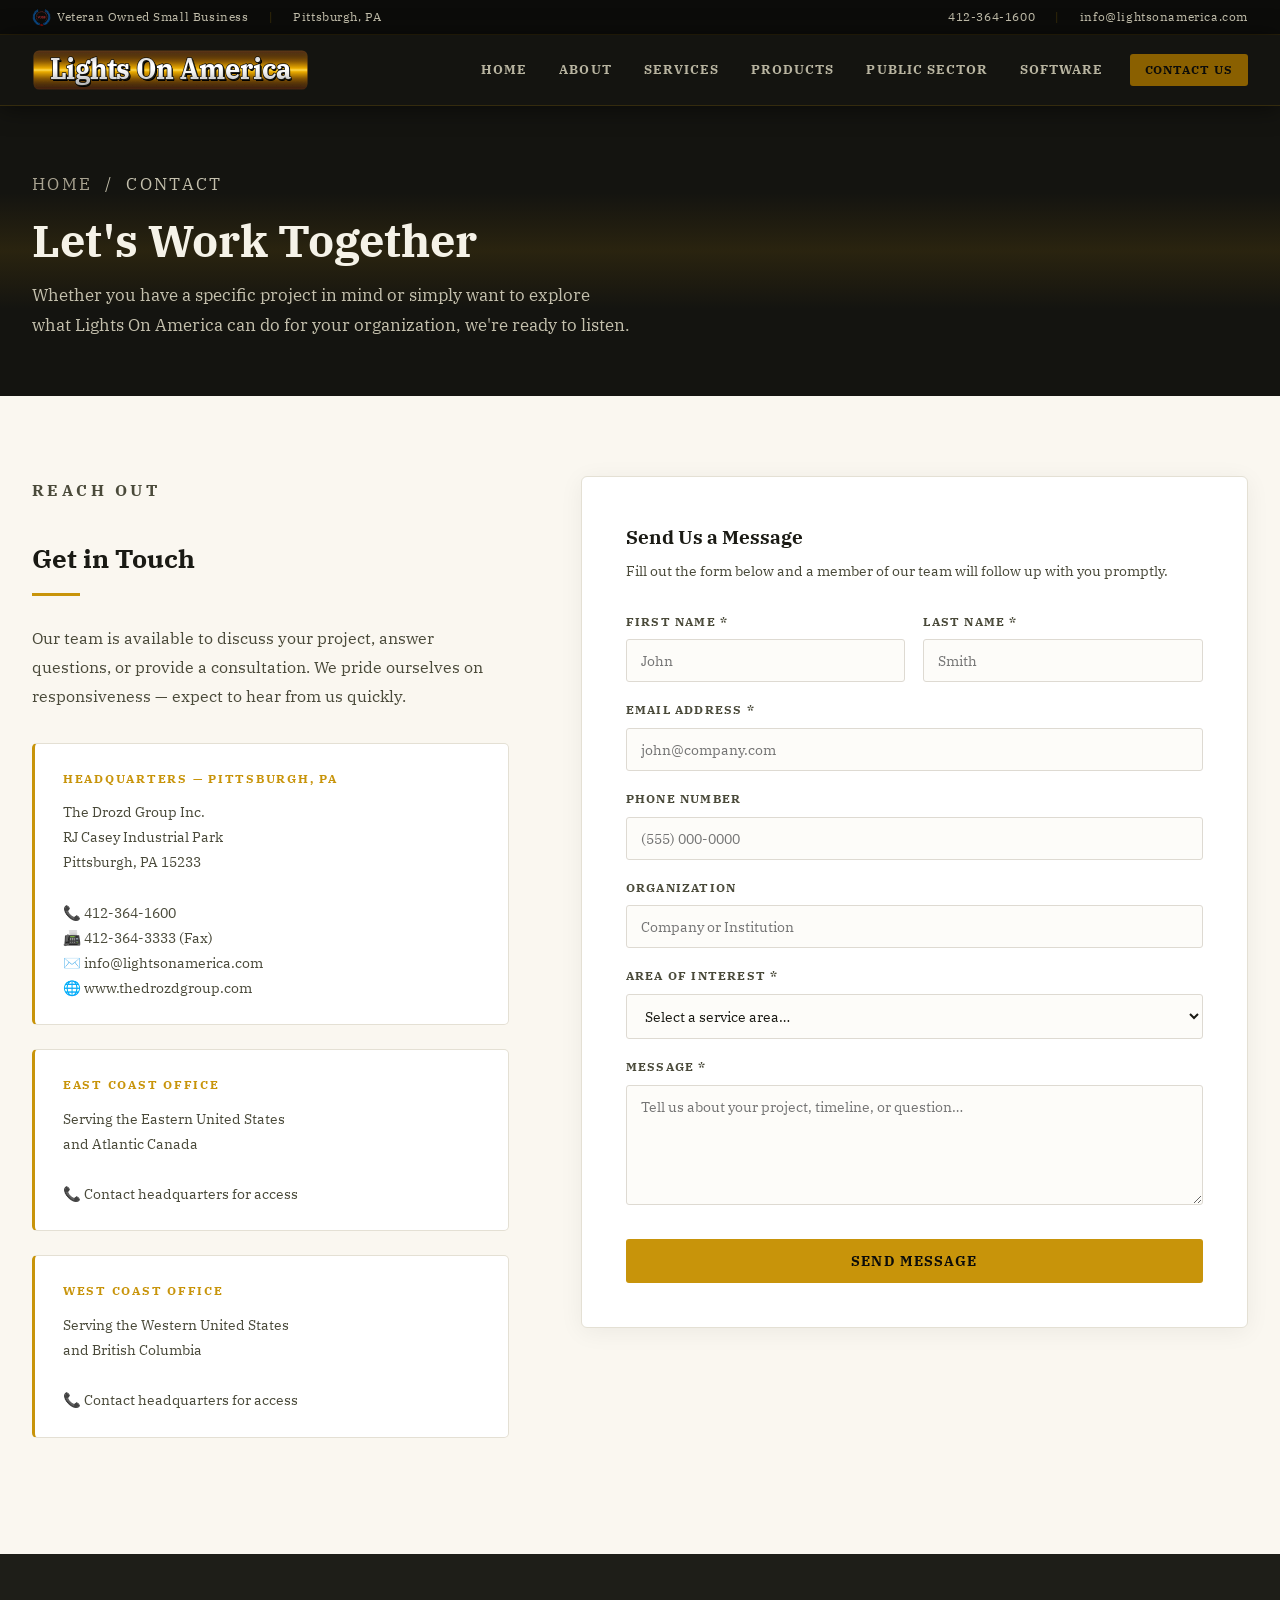
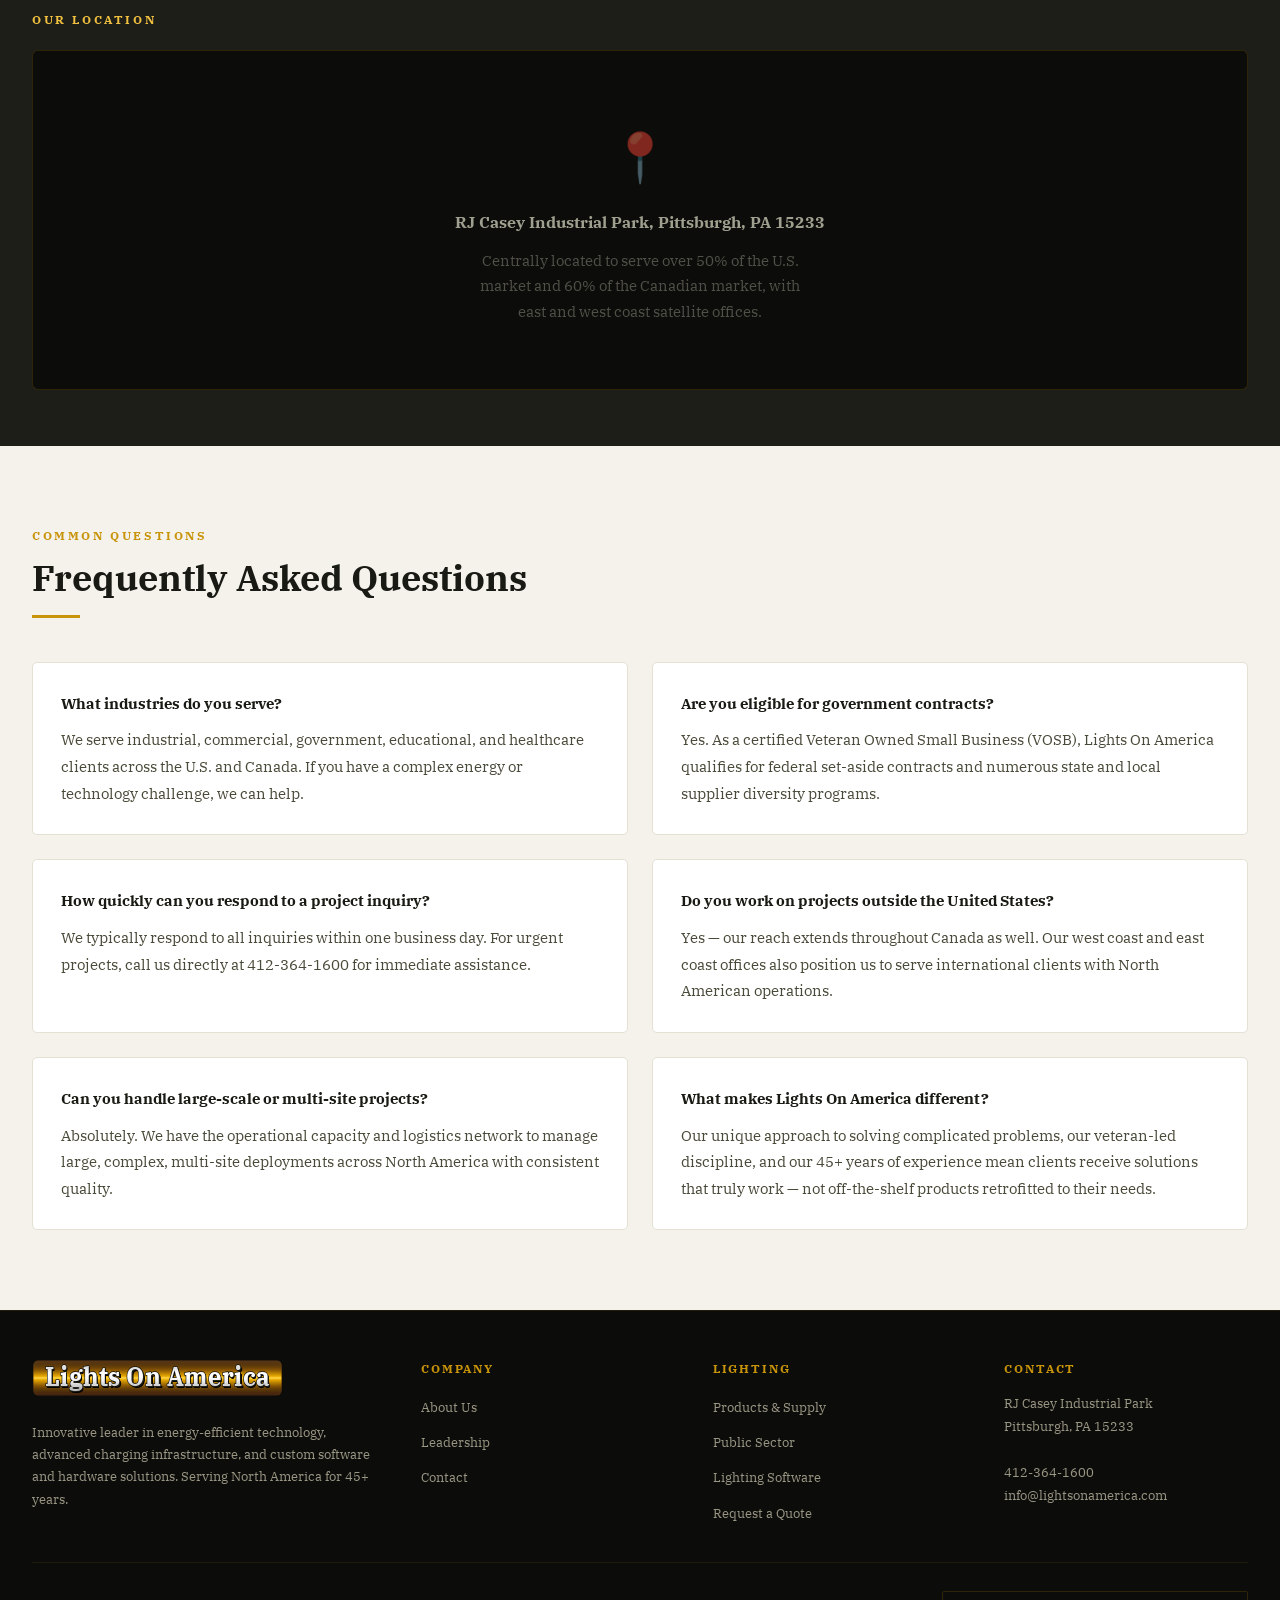
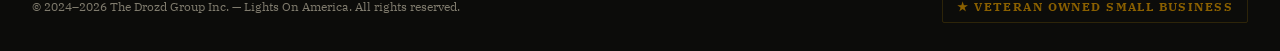
<file: contact.html>
<!DOCTYPE html>
<html lang="en">
<head>
  <meta charset="UTF-8"/>
  <meta name="viewport" content="width=device-width, initial-scale=1.0"/>
  <title>Contact Us — Lights On America</title>
  <link rel="icon" type="image/svg+xml" href="logo-icon.svg"/>
  <link rel="icon" type="image/png" sizes="32x32" href="favicon-32.png"/>
  <link rel="icon" type="image/png" sizes="16x16" href="favicon-16.png"/>
  <link rel="apple-touch-icon" href="apple-touch-icon.png"/>
  <link href="https://fonts.googleapis.com/css2?family=IBM+Plex+Serif:ital,wght@0,300;0,400;0,600;1,300;1,400&display=swap" rel="stylesheet"/>
  <link rel="stylesheet" href="styles.css?v=13"/>
  <style>
    .contact-main { background: var(--cream); }
    .contact-grid {
      display: grid;
      grid-template-columns: 1fr 1.4fr;
      gap: 72px;
      align-items: start;
    }

    /* Left column — info */
    .contact-info h2 { font-size: 1.6rem; font-weight: 700; color: var(--text); margin-bottom: 12px; }
    .contact-info > p { font-size: 0.98rem; color: var(--text-mid); line-height: 1.85; margin-bottom: 32px; }

    .offices { display: flex; flex-direction: column; gap: 24px; margin-bottom: 36px; }
    .office-card {
      background: white;
      border: 1px solid #e4e0d4;
      border-radius: 5px;
      padding: 24px 28px;
      border-left: 3px solid var(--gold);
    }
    .office-card h4 { font-size: 0.78rem; letter-spacing: 0.14em; text-transform: uppercase; color: var(--gold); font-weight: 700; margin-bottom: 10px; }
    .office-card address { font-style: normal; font-size: 0.9rem; color: var(--text-mid); line-height: 1.75; }
    .office-card address a { color: var(--text-mid); text-decoration: none; transition: color 0.2s; }
    .office-card address a:hover { color: var(--gold); }

    /* Right column — form */
    .form-card {
      background: white;
      border: 1px solid #e4e0d4;
      border-radius: 6px;
      padding: 44px;
      box-shadow: 0 4px 24px rgba(0,0,0,0.06);
    }
    .form-card h3 { font-size: 1.2rem; font-weight: 700; color: var(--text); margin-bottom: 6px; }
    .form-card > p { font-size: 0.88rem; color: var(--text-mid); margin-bottom: 28px; }

    .form-group { margin-bottom: 18px; }
    .form-row { display: grid; grid-template-columns: 1fr 1fr; gap: 18px; }
    .form-group label { display: block; font-size: 0.76rem; letter-spacing: 0.1em; text-transform: uppercase; color: var(--text-mid); font-weight: 700; margin-bottom: 7px; }
    .form-group input,
    .form-group textarea,
    .form-group select {
      width: 100%;
      border: 1.5px solid #dedad2;
      border-radius: 3px;
      padding: 11px 14px;
      font-family: var(--serif);
      font-size: 0.9rem;
      color: var(--text);
      background: #fdfcf9;
      outline: none;
      transition: border-color 0.2s, box-shadow 0.2s;
    }
    .form-group input:focus,
    .form-group textarea:focus,
    .form-group select:focus {
      border-color: var(--gold);
      box-shadow: 0 0 0 3px rgba(200,148,10,0.1);
    }
    .form-group textarea { resize: vertical; min-height: 120px; }
    .form-submit { width: 100%; margin-top: 8px; }

    /* Map placeholder */
    .map-section { background: var(--dark3); padding: 0; }
    .map-inner { max-width: 1280px; margin: 0 auto; padding: 56px 32px; }
    .map-placeholder {
      background: var(--dark);
      border: 1px solid rgba(200,148,10,0.18);
      border-radius: 6px;
      height: 340px;
      display: flex;
      align-items: center;
      justify-content: center;
      flex-direction: column;
      gap: 12px;
      color: #606054;
      font-size: 0.9rem;
      text-align: center;
    }
    .map-placeholder .map-icon { font-size: 3rem; opacity: 0.5; }
    .map-placeholder p { font-size: 0.95rem; color: #505048; max-width: 320px; line-height: 1.65; }

    /* FAQ */
    .faq { background: var(--off-white); }
    .faq-grid { display: grid; grid-template-columns: 1fr 1fr; gap: 24px; margin-top: 44px; }
    .faq-item { background: white; border: 1px solid #e4e0d4; border-radius: 5px; padding: 28px; }
    .faq-item h4 { font-size: 0.95rem; font-weight: 700; color: var(--text); margin-bottom: 10px; }
    .faq-item p { font-size: 0.95rem; color: var(--text-mid); line-height: 1.75; }

    @media (max-width: 900px) {
      .contact-grid { grid-template-columns: 1fr; gap: 40px; }
      .faq-grid { grid-template-columns: 1fr; }
      .form-row { grid-template-columns: 1fr; }
    }
  </style>
</head>
<body>

  <div class="util-bar">
    <div class="util-inner">
      <div class="util-left">
        <span class="vosb-tooltip-wrap" >
          <img src="vosb.png" alt="VOSB" style="height:19px;width:auto;vertical-align:middle;"/>
          <span style="margin-left:6px;">Veteran Owned Small Business</span>
          <div class="vosb-popup">
            <img src="vosb.png" alt="VOSB — Veteran Owned Small Business Certified"/>
          </div>
        </span>
        <span class="util-divider">|</span>
        <span>Pittsburgh, PA</span>
      </div>
      <div class="util-right">
        <a href="tel:4123641600">412-364-1600</a>
        <span class="util-divider">|</span>
        <a href="mailto:info@lightsonamerica.com">info@lightsonamerica.com</a>
      </div>
    </div>
  </div>

  <header>
    <div class="header-inner">
      <a href="index.html" class="logo-wrap"><img src="logo-lighter.svg" alt="Lights On America"/></a>
      <button class="nav-toggle" aria-label="Menu" onclick="this.closest('.header-inner').classList.toggle('nav-open')"><span></span><span></span><span></span></button>
      <nav>
        <a href="index.html">Home</a>
        <a href="about.html">About</a>
        <a href="services.html">Services</a>
        <a href="products.html">Products</a>
        <a href="government.html">Public Sector</a>
        <a href="software.html">Software</a>
        <a href="contact.html" class="nav-cta active" style="background:var(--gold-dark)!important">Contact Us</a>
      </nav>
    </div>
  </header>

  <div class="page-hero">
    <div class="page-hero-inner">
      <p class="breadcrumb"><a href="index.html">Home</a> &nbsp;/&nbsp; Contact</p>
      <h1>Let's Work Together</h1>
      <p>Whether you have a specific project in mind or simply want to explore what Lights On America can do for your organization, we're ready to listen.</p>
    </div>
  </div>

  <section class="contact-main">
    <div class="section-inner">
      <div class="contact-grid">

        <div class="contact-info">
          <p class="section-label">Reach Out</p>
          <h2>Get in Touch</h2>
          <div class="gold-rule"></div>
          <p>Our team is available to discuss your project, answer questions, or provide a consultation. We pride ourselves on responsiveness — expect to hear from us quickly.</p>

          <div class="offices">
            <div class="office-card">
              <h4>Headquarters — Pittsburgh, PA</h4>
              <address>
                The Drozd Group Inc.<br/>
                RJ Casey Industrial Park<br/>
                Pittsburgh, PA 15233<br/><br/>
                <a href="tel:4123641600">📞 412-364-1600</a><br/>
                <a href="fax:4123643333">📠 412-364-3333 (Fax)</a><br/>
                <a href="mailto:info@lightsonamerica.com">✉️ info@lightsonamerica.com</a><br/>
                <a href="http://www.thedrozdgroup.com" target="_blank">🌐 www.thedrozdgroup.com</a>
              </address>
            </div>
            <div class="office-card">
              <h4>East Coast Office</h4>
              <address>
                Serving the Eastern United States<br/>
                and Atlantic Canada<br/><br/>
                <a href="tel:4123641600">📞 Contact headquarters for access</a>
              </address>
            </div>
            <div class="office-card">
              <h4>West Coast Office</h4>
              <address>
                Serving the Western United States<br/>
                and British Columbia<br/><br/>
                <a href="tel:4123641600">📞 Contact headquarters for access</a>
              </address>
            </div>
          </div>
        </div>

        <div class="form-card">
          <h3>Send Us a Message</h3>
          <p>Fill out the form below and a member of our team will follow up with you promptly.</p>
          <form id="contact-form" action="https://api.web3forms.com/submit" method="POST">
            <!-- Web3Forms access key (public by design — embedded in client HTML).
                 Submissions are emailed to contact@lightsonamerica.com. -->
            <input type="hidden" name="access_key" value="dea29fb6-cef4-41fc-8dc0-2ce910a62d24"/>
            <input type="hidden" name="subject" value="New Contact Message — lightsonamerica.com"/>
            <input type="hidden" name="from_name" value="LoA Website — Contact Page"/>
            <input type="checkbox" name="botcheck" style="display:none;" tabindex="-1" autocomplete="off"/>
            <div class="form-row">
              <div class="form-group">
                <label>First Name *</label>
                <input type="text" name="first_name" placeholder="John" required/>
              </div>
              <div class="form-group">
                <label>Last Name *</label>
                <input type="text" name="last_name" placeholder="Smith" required/>
              </div>
            </div>
            <div class="form-group">
              <label>Email Address *</label>
              <input type="email" name="email" placeholder="john@company.com" required/>
            </div>
            <div class="form-group">
              <label>Phone Number</label>
              <input type="tel" name="phone" placeholder="(555) 000-0000"/>
            </div>
            <div class="form-group">
              <label>Organization</label>
              <input type="text" name="organization" placeholder="Company or Institution"/>
            </div>
            <div class="form-group">
              <label>Area of Interest *</label>
              <select name="interest" required>
                <option value="" disabled selected>Select a service area…</option>
                <option>Energy-Efficient Lighting</option>
                <option>Charging Stations &amp; Transformers</option>
                <option>Software &amp; Hardware Design</option>
                <option>Alternative Energy Sources</option>
                <option>General Inquiry</option>
                <option>Partnership / Contracting</option>
              </select>
            </div>
            <div class="form-group">
              <label>Message *</label>
              <textarea name="message" placeholder="Tell us about your project, timeline, or question…" required></textarea>
            </div>
            <button type="submit" class="btn-primary form-submit">Send Message</button>
          </form>
        </div>

      </div>
    </div>
  </section>

  <div class="map-section">
    <div class="map-inner">
      <p class="section-label" style="color:var(--gold-light); margin-bottom:20px">Our Location</p>
      <div class="map-placeholder">
        <span class="map-icon">📍</span>
        <strong style="color:#a0a090; font-size:1rem;">RJ Casey Industrial Park, Pittsburgh, PA 15233</strong>
        <p>Centrally located to serve over 50% of the U.S. market and 60% of the Canadian market, with east and west coast satellite offices.</p>
      </div>
    </div>
  </div>

  <section class="faq">
    <div class="section-inner">
      <p class="section-label">Common Questions</p>
      <h2 class="section-title">Frequently Asked Questions</h2>
      <div class="gold-rule"></div>
      <div class="faq-grid">
        <div class="faq-item">
          <h4>What industries do you serve?</h4>
          <p>We serve industrial, commercial, government, educational, and healthcare clients across the U.S. and Canada. If you have a complex energy or technology challenge, we can help.</p>
        </div>
        <div class="faq-item">
          <h4>Are you eligible for government contracts?</h4>
          <p>Yes. As a certified Veteran Owned Small Business (VOSB), Lights On America qualifies for federal set-aside contracts and numerous state and local supplier diversity programs.</p>
        </div>
        <div class="faq-item">
          <h4>How quickly can you respond to a project inquiry?</h4>
          <p>We typically respond to all inquiries within one business day. For urgent projects, call us directly at 412-364-1600 for immediate assistance.</p>
        </div>
        <div class="faq-item">
          <h4>Do you work on projects outside the United States?</h4>
          <p>Yes — our reach extends throughout Canada as well. Our west coast and east coast offices also position us to serve international clients with North American operations.</p>
        </div>
        <div class="faq-item">
          <h4>Can you handle large-scale or multi-site projects?</h4>
          <p>Absolutely. We have the operational capacity and logistics network to manage large, complex, multi-site deployments across North America with consistent quality.</p>
        </div>
        <div class="faq-item">
          <h4>What makes Lights On America different?</h4>
          <p>Our unique approach to solving complicated problems, our veteran-led discipline, and our 45+ years of experience mean clients receive solutions that truly work — not off-the-shelf products retrofitted to their needs.</p>
        </div>
      </div>
    </div>
  </section>

  <footer>
    <div class="footer-inner">
      <div class="footer-top">
        <div>
          <img src="logo-lighter.svg" alt="Lights On America" class="footer-logo"/>
          <p class="footer-about">Innovative leader in energy-efficient technology, advanced charging infrastructure, and custom software and hardware solutions. Serving North America for 45+ years.</p>
        </div>
        <div class="footer-col">
          <h4>Company</h4>
          <ul>
            <li><a href="about.html">About Us</a></li>
            <li><a href="leadership.html">Leadership</a></li>
            <li><a href="contact.html">Contact</a></li>
          </ul>
        </div>
        <div class="footer-col">
          <h4>Lighting</h4>
          <ul>
            <li><a href="products.html">Products &amp; Supply</a></li>
            <li><a href="government.html">Public Sector</a></li>
            <li><a href="software.html">Lighting Software</a></li>
            <li><a href="products.html#quote">Request a Quote</a></li>
          </ul>
        </div>
        <div class="footer-col">
          <h4>Contact</h4>
          <address>RJ Casey Industrial Park<br/>Pittsburgh, PA 15233<br/><br/><a href="tel:4123641600">412-364-1600</a><br/><a href="mailto:info@lightsonamerica.com">info@lightsonamerica.com</a></address>
        </div>
      </div>
      <div class="footer-bottom">
        <span class="footer-copy">© 2024–2026 The Drozd Group Inc. — Lights On America. All rights reserved.</span>
        <span class="footer-vosb">★ Veteran Owned Small Business</span>
      </div>
    </div>
  </footer>

  <script>
    // Web3Forms AJAX submit with inline success state (no page reload).
    const form = document.getElementById('contact-form');
    form.addEventListener('submit', async (e) => {
      e.preventDefault();
      const btn = form.querySelector('button[type="submit"]');
      const original = btn.textContent;
      btn.disabled = true;
      btn.textContent = 'Sending…';
      try {
        const res = await fetch(form.action, { method: 'POST', body: new FormData(form) });
        const data = await res.json();
        if (data.success) {
          btn.textContent = '✓ Message Sent — We\'ll be in touch shortly.';
          btn.style.background = '#2a6a2a';
          form.reset();
        } else {
          throw new Error(data.message || 'Submission failed');
        }
      } catch (err) {
        btn.disabled = false;
        btn.textContent = original;
        alert('Sorry, something went wrong. Please call 412-364-1600 or email contact@lightsonamerica.com.');
      }
    });
  </script>

</body>
</html>
</file>
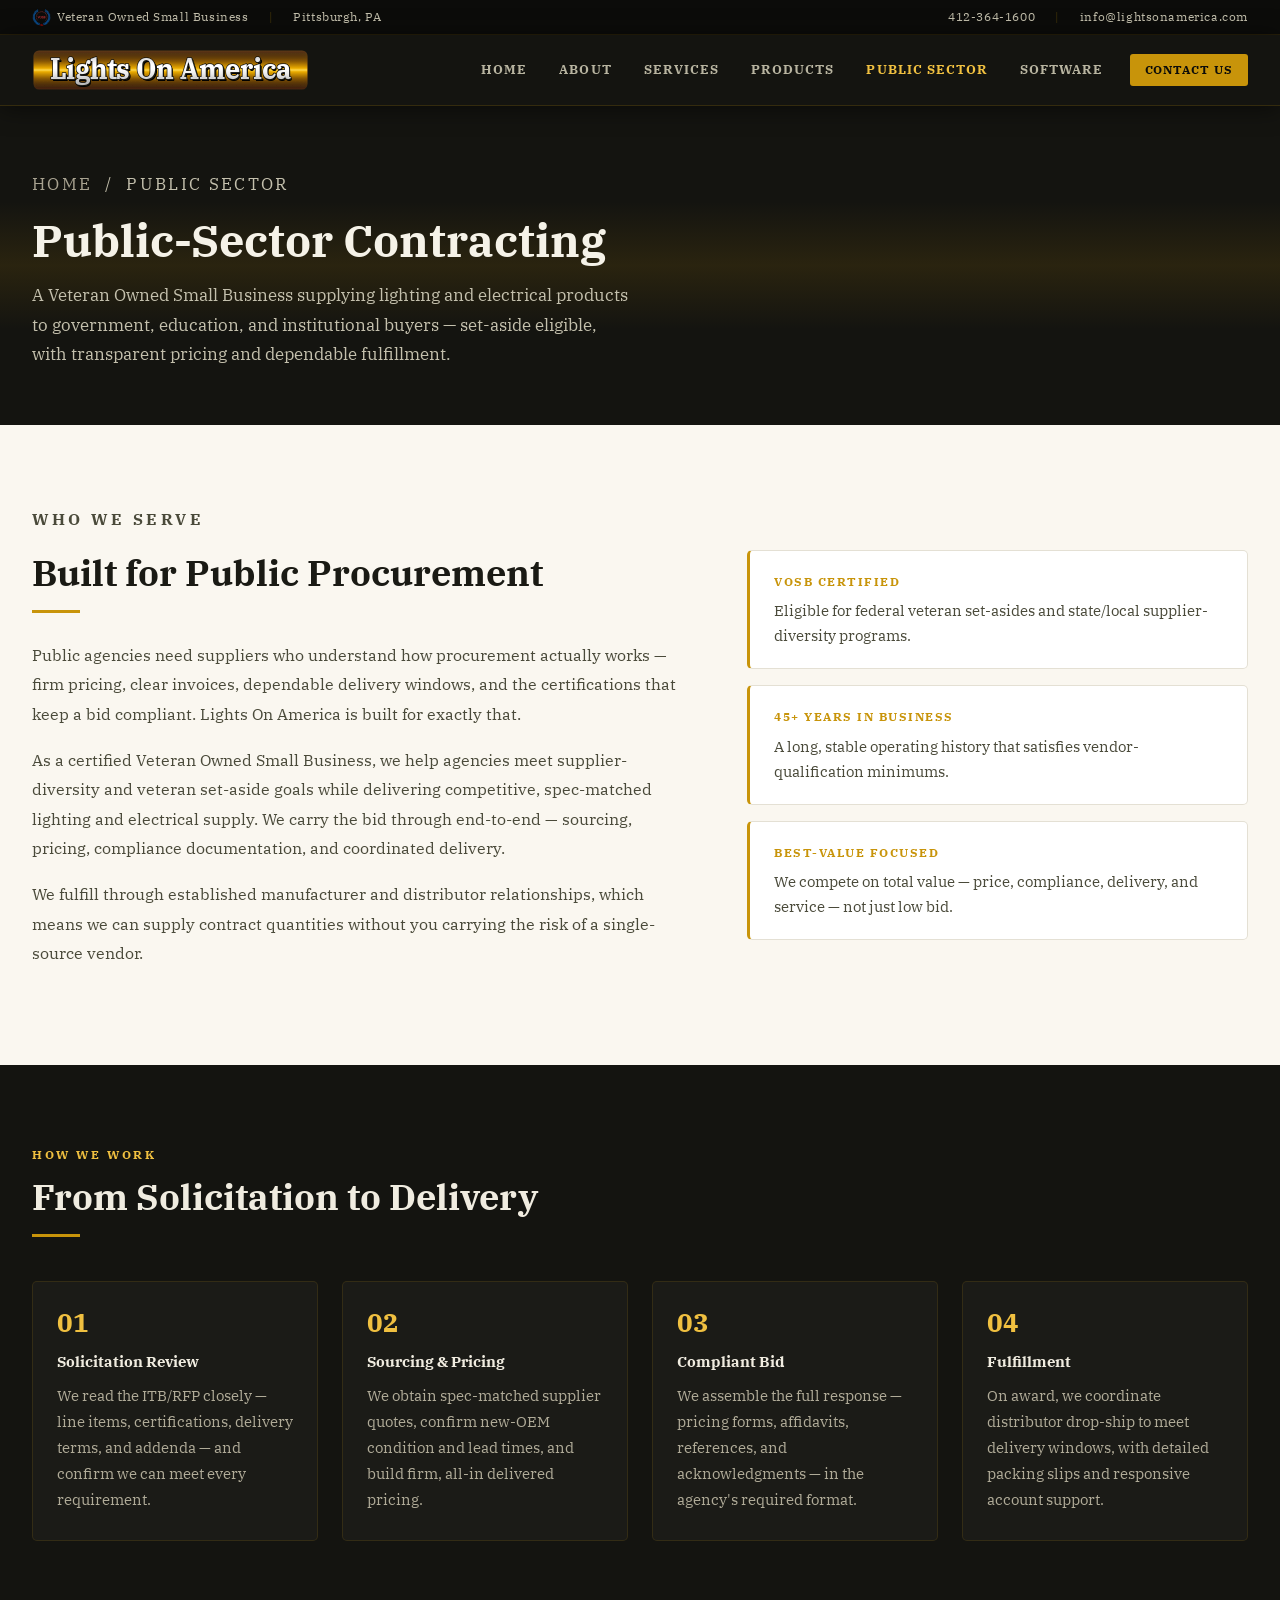
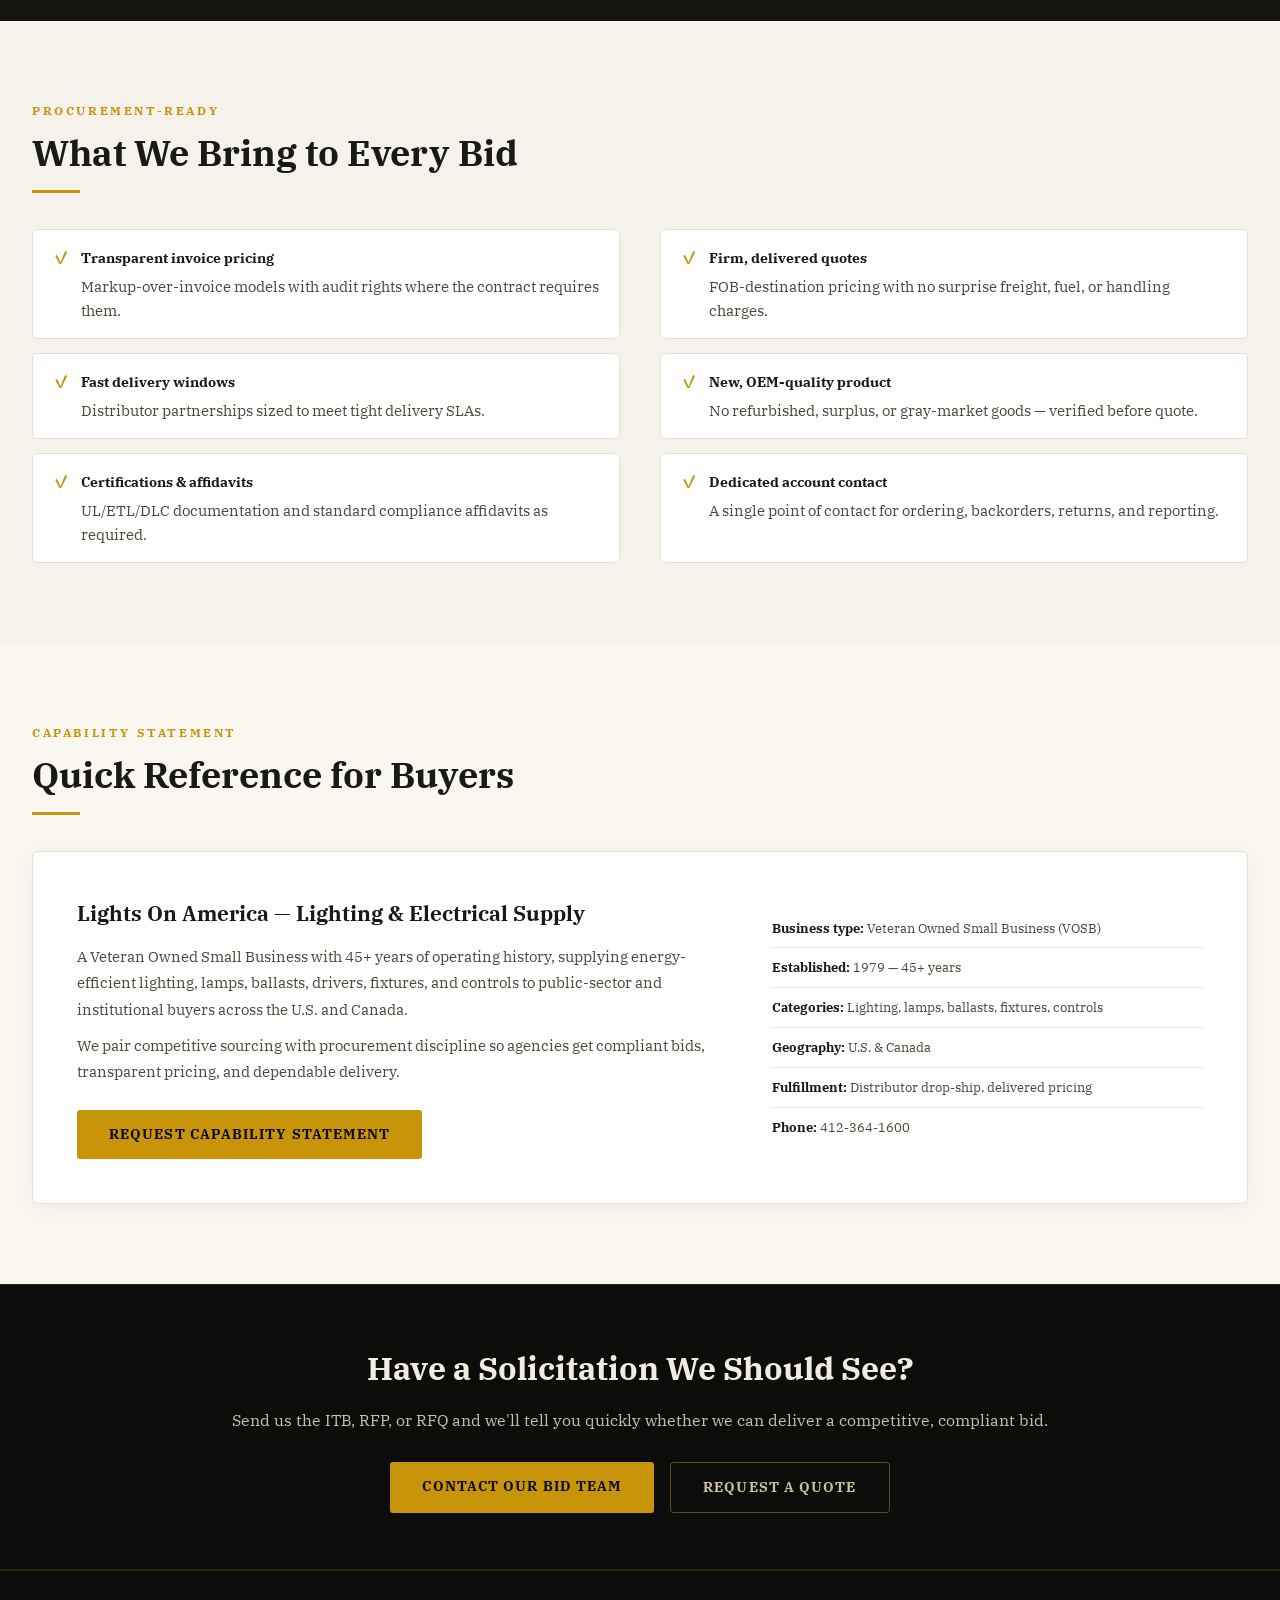
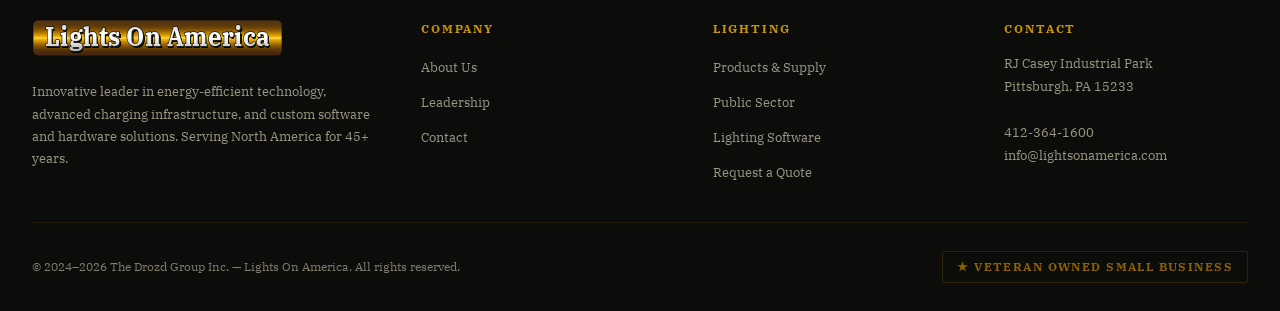
<file: government.html>
<!DOCTYPE html>
<html lang="en">
<head>
  <meta charset="UTF-8"/>
  <meta name="viewport" content="width=device-width, initial-scale=1.0"/>
  <title>Public-Sector Contracting — Lights On America</title>
  <meta name="description" content="Veteran Owned Small Business (VOSB) supplier of lighting and electrical products for government, education, and institutional contracts. Set-aside eligible, drop-ship fulfillment, transparent invoice pricing."/>
  <link rel="icon" type="image/svg+xml" href="logo-icon.svg"/>
  <link rel="icon" type="image/png" sizes="32x32" href="favicon-32.png"/>
  <link rel="icon" type="image/png" sizes="16x16" href="favicon-16.png"/>
  <link rel="apple-touch-icon" href="apple-touch-icon.png"/>
  <link href="https://fonts.googleapis.com/css2?family=IBM+Plex+Serif:ital,wght@0,300;0,400;0,600;1,300;1,400&display=swap" rel="stylesheet"/>
  <link rel="stylesheet" href="styles.css?v=13"/>
  <style>
    /* ── INTRO SPLIT ── */
    .gov-intro { background: var(--cream); }
    .gov-intro-grid { display: grid; grid-template-columns: 1.3fr 1fr; gap: 64px; align-items: center; }
    .gov-intro-text p { font-size: 1rem; color: var(--text-mid); line-height: 1.85; margin-bottom: 16px; }
    .gov-badges { display: flex; flex-direction: column; gap: 16px; }
    .gov-badge {
      background: white;
      border: 1px solid #e4e0d4;
      border-left: 3px solid var(--gold);
      border-radius: 5px;
      padding: 20px 24px;
    }
    .gov-badge h4 { font-size: 0.78rem; letter-spacing: 0.12em; text-transform: uppercase; color: var(--gold); font-weight: 700; margin-bottom: 6px; }
    .gov-badge p { font-size: 0.95rem; color: var(--text-mid); line-height: 1.65; }

    /* ── HOW IT WORKS ── */
    .how { background: var(--dark2); }
    .how-grid { display: grid; grid-template-columns: repeat(4, 1fr); gap: 24px; margin-top: 44px; }
    .how-step {
      background: rgba(255,255,255,0.03);
      border: 1px solid rgba(200,148,10,0.14);
      border-radius: 5px;
      padding: 28px 24px;
      position: relative;
    }
    .how-num {
      font-size: 1.6rem; font-weight: 700; color: var(--gold-light);
      line-height: 1; margin-bottom: 14px;
    }
    .how-step h3 { font-size: 0.95rem; color: #f0ece0; font-weight: 700; margin-bottom: 8px; }
    .how-step p { font-size: 0.95rem; color: #b0ab98; line-height: 1.7; }

    /* ── COMPLIANCE LIST ── */
    .compliance { background: var(--off-white); }
    .compliance-grid { display: grid; grid-template-columns: 1fr 1fr; gap: 14px 40px; margin-top: 36px; }
    .compliance-item {
      display: flex; gap: 12px; align-items: flex-start;
      padding: 16px 20px;
      background: white;
      border: 1px solid #e4e0d4;
      border-radius: 5px;
    }
    .compliance-item .check { color: var(--gold); font-weight: 700; font-size: 1.1rem; line-height: 1.4; }
    .compliance-item div h4 { font-size: 0.9rem; font-weight: 700; color: var(--text); margin-bottom: 3px; }
    .compliance-item div p { font-size: 0.95rem; color: var(--text-mid); line-height: 1.6; }

    /* ── CAPABILITY STATEMENT STRIP ── */
    .capstmt { background: var(--cream); }
    .capstmt-box {
      background: white;
      border: 1px solid #e4e0d4;
      border-radius: 6px;
      padding: 44px;
      display: grid;
      grid-template-columns: 1.5fr 1fr;
      gap: 48px;
      align-items: center;
      margin-top: 36px;
      box-shadow: 0 4px 24px rgba(0,0,0,0.05);
    }
    .capstmt-box h3 { font-size: 1.3rem; font-weight: 700; color: var(--text); margin-bottom: 12px; }
    .capstmt-box p { font-size: 0.92rem; color: var(--text-mid); line-height: 1.8; margin-bottom: 10px; }
    .capstmt-facts { list-style: none; }
    .capstmt-facts li {
      font-size: 0.84rem; color: var(--text-mid);
      padding: 8px 0; border-bottom: 1px solid #eee7d8;
    }
    .capstmt-facts li:last-child { border-bottom: none; }
    .capstmt-facts li strong { color: var(--text); }

    @media (max-width: 1024px) {
      .how-grid { grid-template-columns: repeat(2, 1fr); }
    }
    @media (max-width: 900px) {
      .gov-intro-grid { grid-template-columns: 1fr; gap: 40px; }
      .capstmt-box { grid-template-columns: 1fr; gap: 28px; }
    }
    @media (max-width: 768px) {
      .how-grid { grid-template-columns: 1fr; }
      .compliance-grid { grid-template-columns: 1fr; }
    }
  </style>
</head>
<body>

  <div class="util-bar">
    <div class="util-inner">
      <div class="util-left">
        <span class="vosb-tooltip-wrap">
          <img src="vosb.png" alt="VOSB" style="height:19px;width:auto;vertical-align:middle;"/>
          <span style="margin-left:6px;">Veteran Owned Small Business</span>
          <div class="vosb-popup">
            <img src="vosb.png" alt="VOSB — Veteran Owned Small Business Certified"/>
          </div>
        </span>
        <span class="util-divider">|</span>
        <span>Pittsburgh, PA</span>
      </div>
      <div class="util-right">
        <a href="tel:4123641600">412-364-1600</a>
        <span class="util-divider">|</span>
        <a href="mailto:info@lightsonamerica.com">info@lightsonamerica.com</a>
      </div>
    </div>
  </div>

  <header>
    <div class="header-inner">
      <a href="index.html" class="logo-wrap"><img src="logo-lighter.svg" alt="Lights On America"/></a>
      <button class="nav-toggle" aria-label="Menu" onclick="this.closest('.header-inner').classList.toggle('nav-open')"><span></span><span></span><span></span></button>
      <nav>
        <a href="index.html">Home</a>
        <a href="about.html">About</a>
        <a href="services.html">Services</a>
        <a href="products.html">Products</a>
        <a href="government.html" class="active">Public Sector</a>
        <a href="software.html">Software</a>
        <a href="contact.html" class="nav-cta">Contact Us</a>
      </nav>
    </div>
  </header>

  <div class="page-hero">
    <div class="page-hero-inner">
      <p class="breadcrumb"><a href="index.html">Home</a> &nbsp;/&nbsp; Public Sector</p>
      <h1>Public-Sector Contracting</h1>
      <p>A Veteran Owned Small Business supplying lighting and electrical products to government, education, and institutional buyers — set-aside eligible, with transparent pricing and dependable fulfillment.</p>
    </div>
  </div>

  <!-- ── INTRO ── -->
  <section class="gov-intro">
    <div class="section-inner">
      <div class="gov-intro-grid">
        <div class="gov-intro-text">
          <p class="section-label">Who We Serve</p>
          <h2 class="section-title">Built for Public Procurement</h2>
          <div class="gold-rule"></div>
          <p>Public agencies need suppliers who understand how procurement actually works — firm pricing, clear invoices, dependable delivery windows, and the certifications that keep a bid compliant. Lights On America is built for exactly that.</p>
          <p>As a certified Veteran Owned Small Business, we help agencies meet supplier-diversity and veteran set-aside goals while delivering competitive, spec-matched lighting and electrical supply. We carry the bid through end-to-end — sourcing, pricing, compliance documentation, and coordinated delivery.</p>
          <p>We fulfill through established manufacturer and distributor relationships, which means we can supply contract quantities without you carrying the risk of a single-source vendor.</p>
        </div>
        <div class="gov-badges">
          <div class="gov-badge">
            <h4>VOSB Certified</h4>
            <p>Eligible for federal veteran set-asides and state/local supplier-diversity programs.</p>
          </div>
          <div class="gov-badge">
            <h4>45+ Years in Business</h4>
            <p>A long, stable operating history that satisfies vendor-qualification minimums.</p>
          </div>
          <div class="gov-badge">
            <h4>Best-Value Focused</h4>
            <p>We compete on total value — price, compliance, delivery, and service — not just low bid.</p>
          </div>
        </div>
      </div>
    </div>
  </section>

  <!-- ── HOW IT WORKS ── -->
  <section class="how">
    <div class="section-inner">
      <p class="section-label" style="color:var(--gold-light)">How We Work</p>
      <h2 class="section-title light">From Solicitation to Delivery</h2>
      <div class="gold-rule"></div>
      <div class="how-grid">
        <div class="how-step">
          <div class="how-num">01</div>
          <h3>Solicitation Review</h3>
          <p>We read the ITB/RFP closely — line items, certifications, delivery terms, and addenda — and confirm we can meet every requirement.</p>
        </div>
        <div class="how-step">
          <div class="how-num">02</div>
          <h3>Sourcing &amp; Pricing</h3>
          <p>We obtain spec-matched supplier quotes, confirm new-OEM condition and lead times, and build firm, all-in delivered pricing.</p>
        </div>
        <div class="how-step">
          <div class="how-num">03</div>
          <h3>Compliant Bid</h3>
          <p>We assemble the full response — pricing forms, affidavits, references, and acknowledgments — in the agency's required format.</p>
        </div>
        <div class="how-step">
          <div class="how-num">04</div>
          <h3>Fulfillment</h3>
          <p>On award, we coordinate distributor drop-ship to meet delivery windows, with detailed packing slips and responsive account support.</p>
        </div>
      </div>
    </div>
  </section>

  <!-- ── COMPLIANCE ── -->
  <section class="compliance">
    <div class="section-inner">
      <p class="section-label">Procurement-Ready</p>
      <h2 class="section-title">What We Bring to Every Bid</h2>
      <div class="gold-rule"></div>
      <div class="compliance-grid">
        <div class="compliance-item">
          <span class="check">✓</span>
          <div><h4>Transparent invoice pricing</h4><p>Markup-over-invoice models with audit rights where the contract requires them.</p></div>
        </div>
        <div class="compliance-item">
          <span class="check">✓</span>
          <div><h4>Firm, delivered quotes</h4><p>FOB-destination pricing with no surprise freight, fuel, or handling charges.</p></div>
        </div>
        <div class="compliance-item">
          <span class="check">✓</span>
          <div><h4>Fast delivery windows</h4><p>Distributor partnerships sized to meet tight delivery SLAs.</p></div>
        </div>
        <div class="compliance-item">
          <span class="check">✓</span>
          <div><h4>New, OEM-quality product</h4><p>No refurbished, surplus, or gray-market goods — verified before quote.</p></div>
        </div>
        <div class="compliance-item">
          <span class="check">✓</span>
          <div><h4>Certifications &amp; affidavits</h4><p>UL/ETL/DLC documentation and standard compliance affidavits as required.</p></div>
        </div>
        <div class="compliance-item">
          <span class="check">✓</span>
          <div><h4>Dedicated account contact</h4><p>A single point of contact for ordering, backorders, returns, and reporting.</p></div>
        </div>
      </div>
    </div>
  </section>

  <!-- ── CAPABILITY STATEMENT ── -->
  <section class="capstmt">
    <div class="section-inner">
      <p class="section-label">Capability Statement</p>
      <h2 class="section-title">Quick Reference for Buyers</h2>
      <div class="gold-rule"></div>
      <div class="capstmt-box">
        <div>
          <h3>Lights On America — Lighting &amp; Electrical Supply</h3>
          <p>A Veteran Owned Small Business with 45+ years of operating history, supplying energy-efficient lighting, lamps, ballasts, drivers, fixtures, and controls to public-sector and institutional buyers across the U.S. and Canada.</p>
          <p>We pair competitive sourcing with procurement discipline so agencies get compliant bids, transparent pricing, and dependable delivery.</p>
          <a href="contact.html" class="btn-primary" style="margin-top:14px;">Request Capability Statement</a>
        </div>
        <ul class="capstmt-facts">
          <li><strong>Business type:</strong> Veteran Owned Small Business (VOSB)</li>
          <li><strong>Established:</strong> 1979 — 45+ years</li>
          <li><strong>Categories:</strong> Lighting, lamps, ballasts, fixtures, controls</li>
          <li><strong>Geography:</strong> U.S. &amp; Canada</li>
          <li><strong>Fulfillment:</strong> Distributor drop-ship, delivered pricing</li>
          <li><strong>Phone:</strong> 412-364-1600</li>
        </ul>
      </div>
    </div>
  </section>

  <div class="cta-band">
    <div class="section-inner">
      <h2>Have a Solicitation We Should See?</h2>
      <p>Send us the ITB, RFP, or RFQ and we'll tell you quickly whether we can deliver a competitive, compliant bid.</p>
      <div class="cta-actions">
        <a href="contact.html" class="btn-primary">Contact Our Bid Team</a>
        <a href="products.html#quote" class="btn-outline">Request a Quote</a>
      </div>
    </div>
  </div>

  <footer>
    <div class="footer-inner">
      <div class="footer-top">
        <div>
          <img src="logo-lighter.svg" alt="Lights On America" class="footer-logo"/>
          <p class="footer-about">Innovative leader in energy-efficient technology, advanced charging infrastructure, and custom software and hardware solutions. Serving North America for 45+ years.</p>
        </div>
        <div class="footer-col">
          <h4>Company</h4>
          <ul>
            <li><a href="about.html">About Us</a></li>
            <li><a href="leadership.html">Leadership</a></li>
            <li><a href="contact.html">Contact</a></li>
          </ul>
        </div>
        <div class="footer-col">
          <h4>Lighting</h4>
          <ul>
            <li><a href="products.html">Products &amp; Supply</a></li>
            <li><a href="government.html">Public Sector</a></li>
            <li><a href="software.html">Lighting Software</a></li>
            <li><a href="products.html#quote">Request a Quote</a></li>
          </ul>
        </div>
        <div class="footer-col">
          <h4>Contact</h4>
          <address>RJ Casey Industrial Park<br/>Pittsburgh, PA 15233<br/><br/><a href="tel:4123641600">412-364-1600</a><br/><a href="mailto:info@lightsonamerica.com">info@lightsonamerica.com</a></address>
        </div>
      </div>
      <div class="footer-bottom">
        <span class="footer-copy">© 2024–2026 The Drozd Group Inc. — Lights On America. All rights reserved.</span>
        <span class="footer-vosb">★ Veteran Owned Small Business</span>
      </div>
    </div>
  </footer>

</body>
</html>
</file>
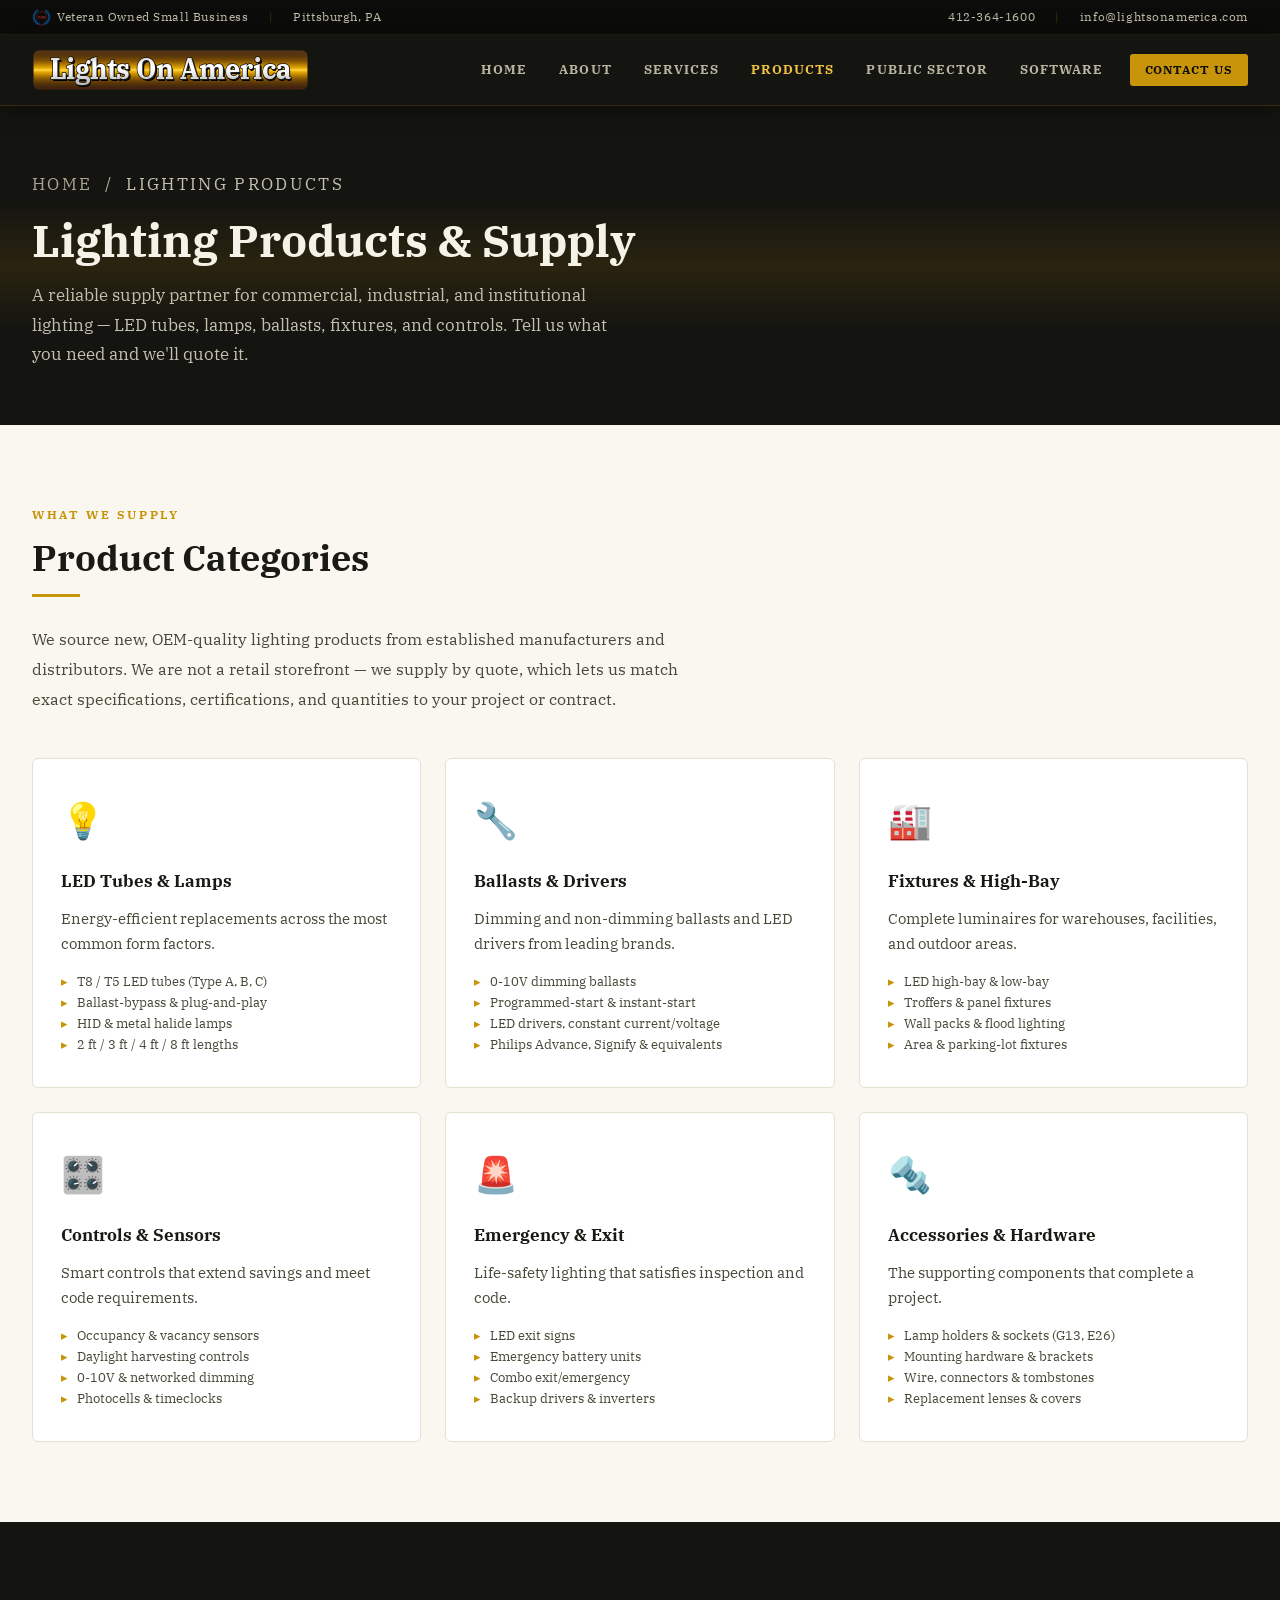
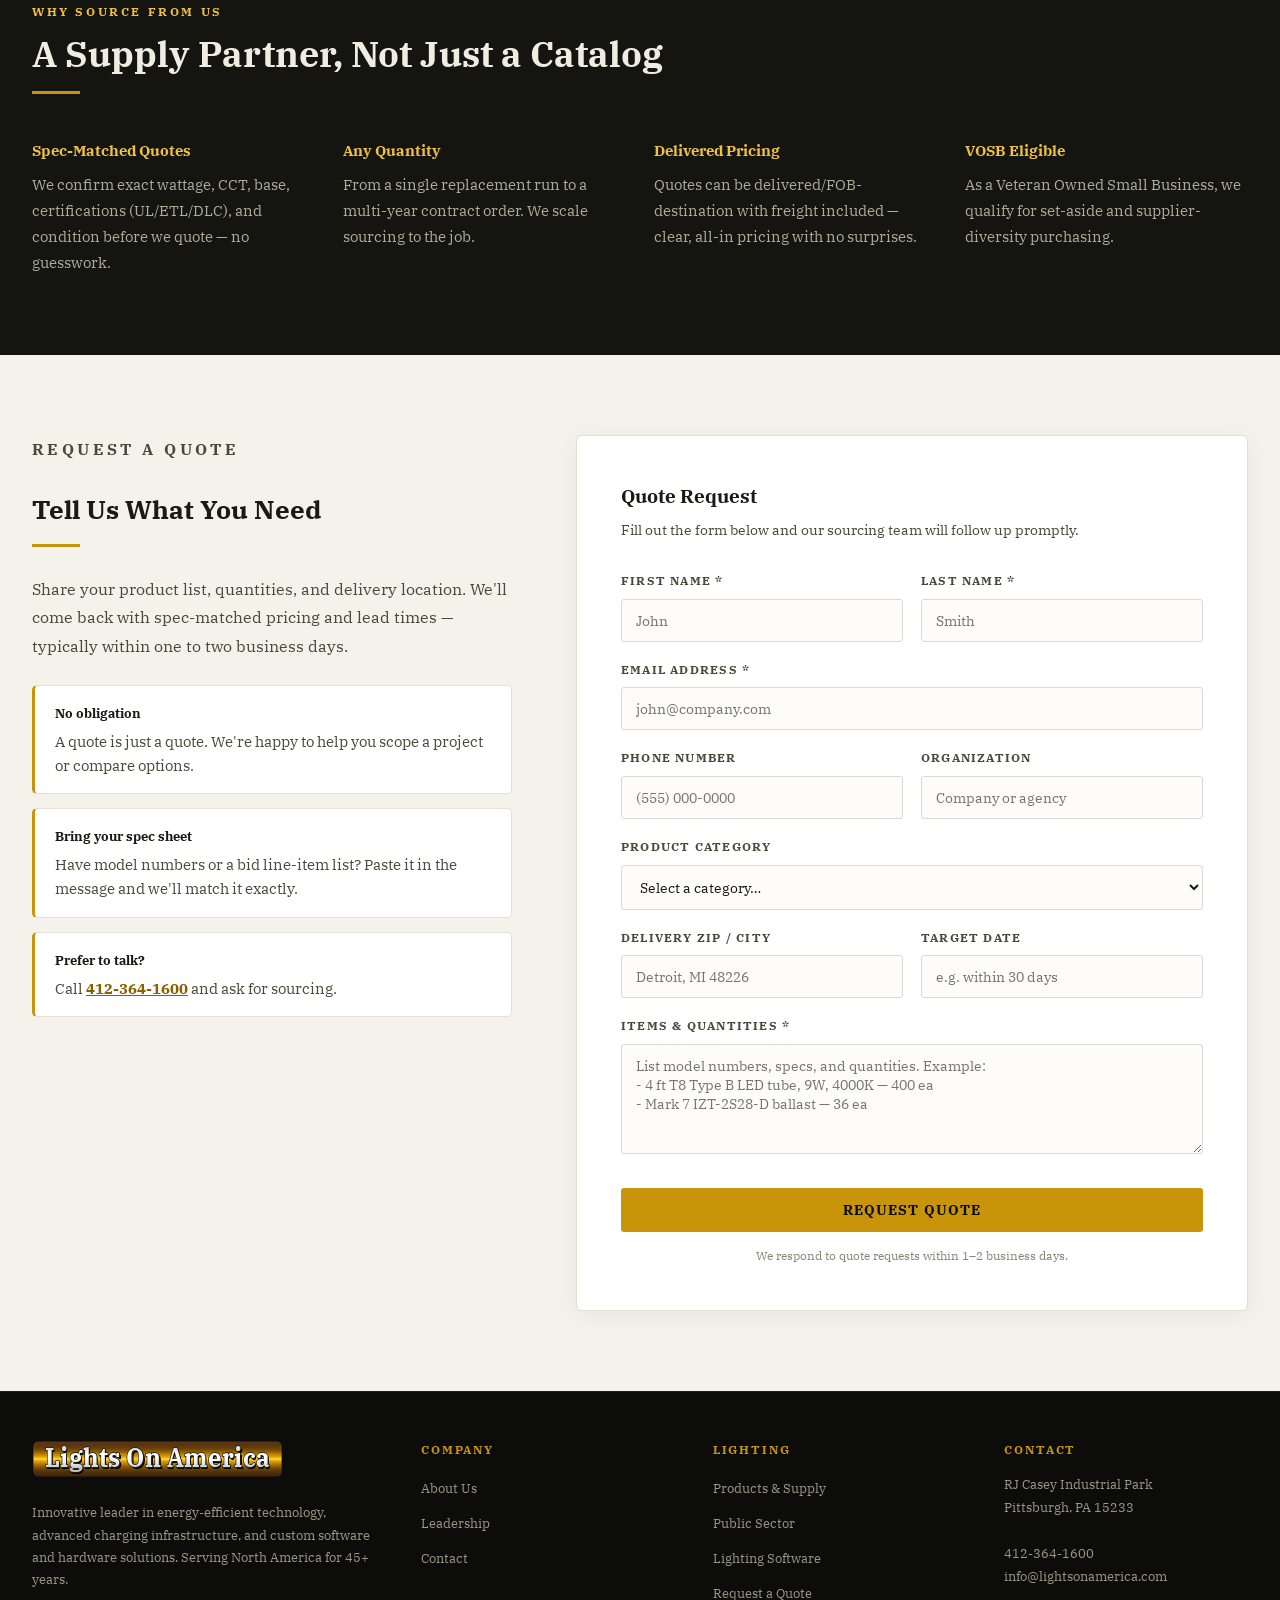
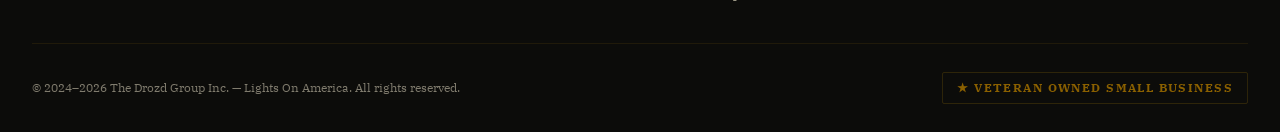
<file: products.html>
<!DOCTYPE html>
<html lang="en">
<head>
  <meta charset="UTF-8"/>
  <meta name="viewport" content="width=device-width, initial-scale=1.0"/>
  <title>Lighting Products & Supply — Lights On America</title>
  <meta name="description" content="Commercial and industrial lighting products supplied by Lights On America — LED tubes, lamps, ballasts, fixtures, and controls. Request a quote for any quantity."/>
  <link rel="icon" type="image/svg+xml" href="logo-icon.svg"/>
  <link rel="icon" type="image/png" sizes="32x32" href="favicon-32.png"/>
  <link rel="icon" type="image/png" sizes="16x16" href="favicon-16.png"/>
  <link rel="apple-touch-icon" href="apple-touch-icon.png"/>
  <link href="https://fonts.googleapis.com/css2?family=IBM+Plex+Serif:ital,wght@0,300;0,400;0,600;1,300;1,400&display=swap" rel="stylesheet"/>
  <link rel="stylesheet" href="styles.css?v=13"/>
  <style>
    /* ── PRODUCT CATEGORY GRID ── */
    .products-intro { background: var(--cream); }
    .product-grid {
      display: grid;
      grid-template-columns: repeat(3, 1fr);
      gap: 24px;
      margin-top: 44px;
    }
    .product-card {
      background: white;
      border: 1px solid #e4e0d4;
      border-radius: 6px;
      padding: 32px 28px;
      transition: box-shadow 0.25s, transform 0.2s;
      position: relative;
      overflow: hidden;
    }
    .product-card::before {
      content: '';
      position: absolute;
      top: 0; left: 0; right: 0;
      height: 3px;
      background: linear-gradient(to right, var(--gold-dark), var(--gold-light));
      opacity: 0;
      transition: opacity 0.25s;
    }
    .product-card:hover { box-shadow: 0 8px 32px rgba(0,0,0,0.1); transform: translateY(-3px); }
    .product-card:hover::before { opacity: 1; }
    .product-icon { font-size: 2.2rem; margin-bottom: 16px; display: block; }
    .product-card h3 { font-size: 1.05rem; font-weight: 700; color: var(--text); margin-bottom: 10px; }
    .product-card p { font-size: 0.95rem; color: var(--text-mid); line-height: 1.7; margin-bottom: 14px; }
    .product-card ul { list-style: none; }
    .product-card ul li {
      font-size: 0.82rem;
      color: var(--text-mid);
      padding-left: 16px;
      position: relative;
      line-height: 1.6;
    }
    .product-card ul li::before { content: '▸'; position: absolute; left: 0; color: var(--gold); }

    /* ── CAPABILITIES STRIP ── */
    .supply-points { background: var(--dark2); }
    .supply-grid {
      display: grid;
      grid-template-columns: repeat(4, 1fr);
      gap: 28px;
      margin-top: 44px;
    }
    .supply-item h3 { font-size: 0.95rem; color: var(--gold-light); font-weight: 700; margin-bottom: 8px; }
    .supply-item p { font-size: 0.95rem; color: #b0ab98; line-height: 1.7; }

    /* ── QUOTE FORM ── */
    .quote-main { background: var(--off-white); }
    .quote-grid { display: grid; grid-template-columns: 1fr 1.4fr; gap: 64px; align-items: start; }
    .quote-info h2 { font-size: 1.6rem; font-weight: 700; color: var(--text); margin-bottom: 12px; }
    .quote-info > p { font-size: 0.97rem; color: var(--text-mid); line-height: 1.85; margin-bottom: 24px; }
    .quote-assure { display: flex; flex-direction: column; gap: 14px; margin-top: 24px; }
    .quote-assure-item {
      background: white;
      border: 1px solid #e4e0d4;
      border-left: 3px solid var(--gold);
      border-radius: 5px;
      padding: 16px 20px;
    }
    .quote-assure-item h4 { font-size: 0.84rem; font-weight: 700; color: var(--text); margin-bottom: 4px; }
    .quote-assure-item p { font-size: 0.95rem; color: var(--text-mid); line-height: 1.6; }

    .form-card {
      background: white;
      border: 1px solid #e4e0d4;
      border-radius: 6px;
      padding: 44px;
      box-shadow: 0 4px 24px rgba(0,0,0,0.06);
    }
    .form-card h3 { font-size: 1.2rem; font-weight: 700; color: var(--text); margin-bottom: 6px; }
    .form-card > p { font-size: 0.88rem; color: var(--text-mid); margin-bottom: 28px; }
    .form-group { margin-bottom: 18px; }
    .form-row { display: grid; grid-template-columns: 1fr 1fr; gap: 18px; }
    .form-group label { display: block; font-size: 0.76rem; letter-spacing: 0.1em; text-transform: uppercase; color: var(--text-mid); font-weight: 700; margin-bottom: 7px; }
    .form-group input,
    .form-group textarea,
    .form-group select {
      width: 100%;
      border: 1.5px solid #dedad2;
      border-radius: 3px;
      padding: 11px 14px;
      font-family: var(--serif);
      font-size: 0.9rem;
      color: var(--text);
      background: #fdfcf9;
      outline: none;
      transition: border-color 0.2s, box-shadow 0.2s;
    }
    .form-group input:focus,
    .form-group textarea:focus,
    .form-group select:focus {
      border-color: var(--gold);
      box-shadow: 0 0 0 3px rgba(200,148,10,0.1);
    }
    .form-group textarea { resize: vertical; min-height: 110px; }
    .form-submit { width: 100%; margin-top: 8px; }
    .form-note { font-size: 0.74rem; color: #888878; margin-top: 14px; text-align: center; }

    @media (max-width: 1024px) {
      .product-grid { grid-template-columns: repeat(2, 1fr); }
      .supply-grid { grid-template-columns: repeat(2, 1fr); }
    }
    @media (max-width: 900px) {
      .quote-grid { grid-template-columns: 1fr; gap: 40px; }
    }
    @media (max-width: 768px) {
      .product-grid { grid-template-columns: 1fr; }
      .supply-grid { grid-template-columns: 1fr; }
      .form-row { grid-template-columns: 1fr; }
    }
  </style>
</head>
<body>

  <div class="util-bar">
    <div class="util-inner">
      <div class="util-left">
        <span class="vosb-tooltip-wrap">
          <img src="vosb.png" alt="VOSB" style="height:19px;width:auto;vertical-align:middle;"/>
          <span style="margin-left:6px;">Veteran Owned Small Business</span>
          <div class="vosb-popup">
            <img src="vosb.png" alt="VOSB — Veteran Owned Small Business Certified"/>
          </div>
        </span>
        <span class="util-divider">|</span>
        <span>Pittsburgh, PA</span>
      </div>
      <div class="util-right">
        <a href="tel:4123641600">412-364-1600</a>
        <span class="util-divider">|</span>
        <a href="mailto:info@lightsonamerica.com">info@lightsonamerica.com</a>
      </div>
    </div>
  </div>

  <header>
    <div class="header-inner">
      <a href="index.html" class="logo-wrap"><img src="logo-lighter.svg" alt="Lights On America"/></a>
      <button class="nav-toggle" aria-label="Menu" onclick="this.closest('.header-inner').classList.toggle('nav-open')"><span></span><span></span><span></span></button>
      <nav>
        <a href="index.html">Home</a>
        <a href="about.html">About</a>
        <a href="services.html">Services</a>
        <a href="products.html" class="active">Products</a>
        <a href="government.html">Public Sector</a>
        <a href="software.html">Software</a>
        <a href="contact.html" class="nav-cta">Contact Us</a>
      </nav>
    </div>
  </header>

  <div class="page-hero">
    <div class="page-hero-inner">
      <p class="breadcrumb"><a href="index.html">Home</a> &nbsp;/&nbsp; Lighting Products</p>
      <h1>Lighting Products &amp; Supply</h1>
      <p>A reliable supply partner for commercial, industrial, and institutional lighting — LED tubes, lamps, ballasts, fixtures, and controls. Tell us what you need and we'll quote it.</p>
    </div>
  </div>

  <!-- ── PRODUCT CATEGORIES ── -->
  <section class="products-intro">
    <div class="section-inner">
      <p class="section-label">What We Supply</p>
      <h2 class="section-title">Product Categories</h2>
      <div class="gold-rule"></div>
      <p style="max-width:680px; color:var(--text-mid); line-height:1.85;">We source new, OEM-quality lighting products from established manufacturers and distributors. We are not a retail storefront — we supply by quote, which lets us match exact specifications, certifications, and quantities to your project or contract.</p>

      <div class="product-grid">
        <div class="product-card">
          <span class="product-icon">💡</span>
          <h3>LED Tubes &amp; Lamps</h3>
          <p>Energy-efficient replacements across the most common form factors.</p>
          <ul>
            <li>T8 / T5 LED tubes (Type A, B, C)</li>
            <li>Ballast-bypass &amp; plug-and-play</li>
            <li>HID &amp; metal halide lamps</li>
            <li>2 ft / 3 ft / 4 ft / 8 ft lengths</li>
          </ul>
        </div>
        <div class="product-card">
          <span class="product-icon">🔧</span>
          <h3>Ballasts &amp; Drivers</h3>
          <p>Dimming and non-dimming ballasts and LED drivers from leading brands.</p>
          <ul>
            <li>0-10V dimming ballasts</li>
            <li>Programmed-start &amp; instant-start</li>
            <li>LED drivers, constant current/voltage</li>
            <li>Philips Advance, Signify &amp; equivalents</li>
          </ul>
        </div>
        <div class="product-card">
          <span class="product-icon">🏭</span>
          <h3>Fixtures &amp; High-Bay</h3>
          <p>Complete luminaires for warehouses, facilities, and outdoor areas.</p>
          <ul>
            <li>LED high-bay &amp; low-bay</li>
            <li>Troffers &amp; panel fixtures</li>
            <li>Wall packs &amp; flood lighting</li>
            <li>Area &amp; parking-lot fixtures</li>
          </ul>
        </div>
        <div class="product-card">
          <span class="product-icon">🎛️</span>
          <h3>Controls &amp; Sensors</h3>
          <p>Smart controls that extend savings and meet code requirements.</p>
          <ul>
            <li>Occupancy &amp; vacancy sensors</li>
            <li>Daylight harvesting controls</li>
            <li>0-10V &amp; networked dimming</li>
            <li>Photocells &amp; timeclocks</li>
          </ul>
        </div>
        <div class="product-card">
          <span class="product-icon">🚨</span>
          <h3>Emergency &amp; Exit</h3>
          <p>Life-safety lighting that satisfies inspection and code.</p>
          <ul>
            <li>LED exit signs</li>
            <li>Emergency battery units</li>
            <li>Combo exit/emergency</li>
            <li>Backup drivers &amp; inverters</li>
          </ul>
        </div>
        <div class="product-card">
          <span class="product-icon">🔩</span>
          <h3>Accessories &amp; Hardware</h3>
          <p>The supporting components that complete a project.</p>
          <ul>
            <li>Lamp holders &amp; sockets (G13, E26)</li>
            <li>Mounting hardware &amp; brackets</li>
            <li>Wire, connectors &amp; tombstones</li>
            <li>Replacement lenses &amp; covers</li>
          </ul>
        </div>
      </div>
    </div>
  </section>

  <!-- ── WHY SOURCE FROM US ── -->
  <section class="supply-points">
    <div class="section-inner">
      <p class="section-label" style="color:var(--gold-light)">Why Source From Us</p>
      <h2 class="section-title light">A Supply Partner, Not Just a Catalog</h2>
      <div class="gold-rule"></div>
      <div class="supply-grid">
        <div class="supply-item">
          <h3>Spec-Matched Quotes</h3>
          <p>We confirm exact wattage, CCT, base, certifications (UL/ETL/DLC), and condition before we quote — no guesswork.</p>
        </div>
        <div class="supply-item">
          <h3>Any Quantity</h3>
          <p>From a single replacement run to a multi-year contract order. We scale sourcing to the job.</p>
        </div>
        <div class="supply-item">
          <h3>Delivered Pricing</h3>
          <p>Quotes can be delivered/FOB-destination with freight included — clear, all-in pricing with no surprises.</p>
        </div>
        <div class="supply-item">
          <h3>VOSB Eligible</h3>
          <p>As a Veteran Owned Small Business, we qualify for set-aside and supplier-diversity purchasing.</p>
        </div>
      </div>
    </div>
  </section>

  <!-- ── REQUEST A QUOTE ── -->
  <section class="quote-main" id="quote">
    <div class="section-inner">
      <div class="quote-grid">

        <div class="quote-info">
          <p class="section-label">Request a Quote</p>
          <h2>Tell Us What You Need</h2>
          <div class="gold-rule"></div>
          <p>Share your product list, quantities, and delivery location. We'll come back with spec-matched pricing and lead times — typically within one to two business days.</p>

          <div class="quote-assure">
            <div class="quote-assure-item">
              <h4>No obligation</h4>
              <p>A quote is just a quote. We're happy to help you scope a project or compare options.</p>
            </div>
            <div class="quote-assure-item">
              <h4>Bring your spec sheet</h4>
              <p>Have model numbers or a bid line-item list? Paste it in the message and we'll match it exactly.</p>
            </div>
            <div class="quote-assure-item">
              <h4>Prefer to talk?</h4>
              <p>Call <a href="tel:4123641600" style="color:var(--gold-dark); font-weight:700;">412-364-1600</a> and ask for sourcing.</p>
            </div>
          </div>
        </div>

        <div class="form-card">
          <h3>Quote Request</h3>
          <p>Fill out the form below and our sourcing team will follow up promptly.</p>
          <form id="quote-form" action="https://api.web3forms.com/submit" method="POST">
            <!-- Web3Forms access key (public by design — embedded in client HTML).
                 Submissions are emailed to contact@lightsonamerica.com. -->
            <input type="hidden" name="access_key" value="dea29fb6-cef4-41fc-8dc0-2ce910a62d24"/>
            <input type="hidden" name="subject" value="New Lighting Quote Request — lightsonamerica.com"/>
            <input type="hidden" name="from_name" value="LoA Website — Products Page"/>
            <!-- Honeypot spam field -->
            <input type="checkbox" name="botcheck" style="display:none;" tabindex="-1" autocomplete="off"/>

            <div class="form-row">
              <div class="form-group">
                <label>First Name *</label>
                <input type="text" name="first_name" placeholder="John" required/>
              </div>
              <div class="form-group">
                <label>Last Name *</label>
                <input type="text" name="last_name" placeholder="Smith" required/>
              </div>
            </div>
            <div class="form-group">
              <label>Email Address *</label>
              <input type="email" name="email" placeholder="john@company.com" required/>
            </div>
            <div class="form-row">
              <div class="form-group">
                <label>Phone Number</label>
                <input type="tel" name="phone" placeholder="(555) 000-0000"/>
              </div>
              <div class="form-group">
                <label>Organization</label>
                <input type="text" name="organization" placeholder="Company or agency"/>
              </div>
            </div>
            <div class="form-group">
              <label>Product Category</label>
              <select name="category">
                <option value="" disabled selected>Select a category…</option>
                <option>LED Tubes &amp; Lamps</option>
                <option>Ballasts &amp; Drivers</option>
                <option>Fixtures &amp; High-Bay</option>
                <option>Controls &amp; Sensors</option>
                <option>Emergency &amp; Exit</option>
                <option>Accessories &amp; Hardware</option>
                <option>Multiple / Mixed</option>
              </select>
            </div>
            <div class="form-row">
              <div class="form-group">
                <label>Delivery ZIP / City</label>
                <input type="text" name="delivery_location" placeholder="Detroit, MI 48226"/>
              </div>
              <div class="form-group">
                <label>Target Date</label>
                <input type="text" name="target_date" placeholder="e.g. within 30 days"/>
              </div>
            </div>
            <div class="form-group">
              <label>Items &amp; Quantities *</label>
              <textarea name="message" placeholder="List model numbers, specs, and quantities. Example:&#10;- 4 ft T8 Type B LED tube, 9W, 4000K — 400 ea&#10;- Mark 7 IZT-2S28-D ballast — 36 ea" required></textarea>
            </div>
            <button type="submit" class="btn-primary form-submit">Request Quote</button>
            <p class="form-note">We respond to quote requests within 1–2 business days.</p>
          </form>
        </div>

      </div>
    </div>
  </section>

  <footer>
    <div class="footer-inner">
      <div class="footer-top">
        <div>
          <img src="logo-lighter.svg" alt="Lights On America" class="footer-logo"/>
          <p class="footer-about">Innovative leader in energy-efficient technology, advanced charging infrastructure, and custom software and hardware solutions. Serving North America for 45+ years.</p>
        </div>
        <div class="footer-col">
          <h4>Company</h4>
          <ul>
            <li><a href="about.html">About Us</a></li>
            <li><a href="leadership.html">Leadership</a></li>
            <li><a href="contact.html">Contact</a></li>
          </ul>
        </div>
        <div class="footer-col">
          <h4>Lighting</h4>
          <ul>
            <li><a href="products.html">Products &amp; Supply</a></li>
            <li><a href="government.html">Public Sector</a></li>
            <li><a href="software.html">Lighting Software</a></li>
            <li><a href="products.html#quote">Request a Quote</a></li>
          </ul>
        </div>
        <div class="footer-col">
          <h4>Contact</h4>
          <address>RJ Casey Industrial Park<br/>Pittsburgh, PA 15233<br/><br/><a href="tel:4123641600">412-364-1600</a><br/><a href="mailto:info@lightsonamerica.com">info@lightsonamerica.com</a></address>
        </div>
      </div>
      <div class="footer-bottom">
        <span class="footer-copy">© 2024–2026 The Drozd Group Inc. — Lights On America. All rights reserved.</span>
        <span class="footer-vosb">★ Veteran Owned Small Business</span>
      </div>
    </div>
  </footer>

  <script>
    // Web3Forms AJAX submit with inline success state (no page reload).
    const form = document.getElementById('quote-form');
    form.addEventListener('submit', async (e) => {
      e.preventDefault();
      const btn = form.querySelector('button[type="submit"]');
      const original = btn.textContent;
      btn.disabled = true;
      btn.textContent = 'Sending…';
      try {
        const res = await fetch(form.action, { method: 'POST', body: new FormData(form) });
        const data = await res.json();
        if (data.success) {
          btn.textContent = '✓ Quote Request Sent — We\'ll be in touch shortly.';
          btn.style.background = '#2a6a2a';
          form.reset();
        } else {
          throw new Error(data.message || 'Submission failed');
        }
      } catch (err) {
        btn.disabled = false;
        btn.textContent = original;
        alert('Sorry, something went wrong. Please call 412-364-1600 or email contact@lightsonamerica.com.');
      }
    });
  </script>

</body>
</html>
</file>
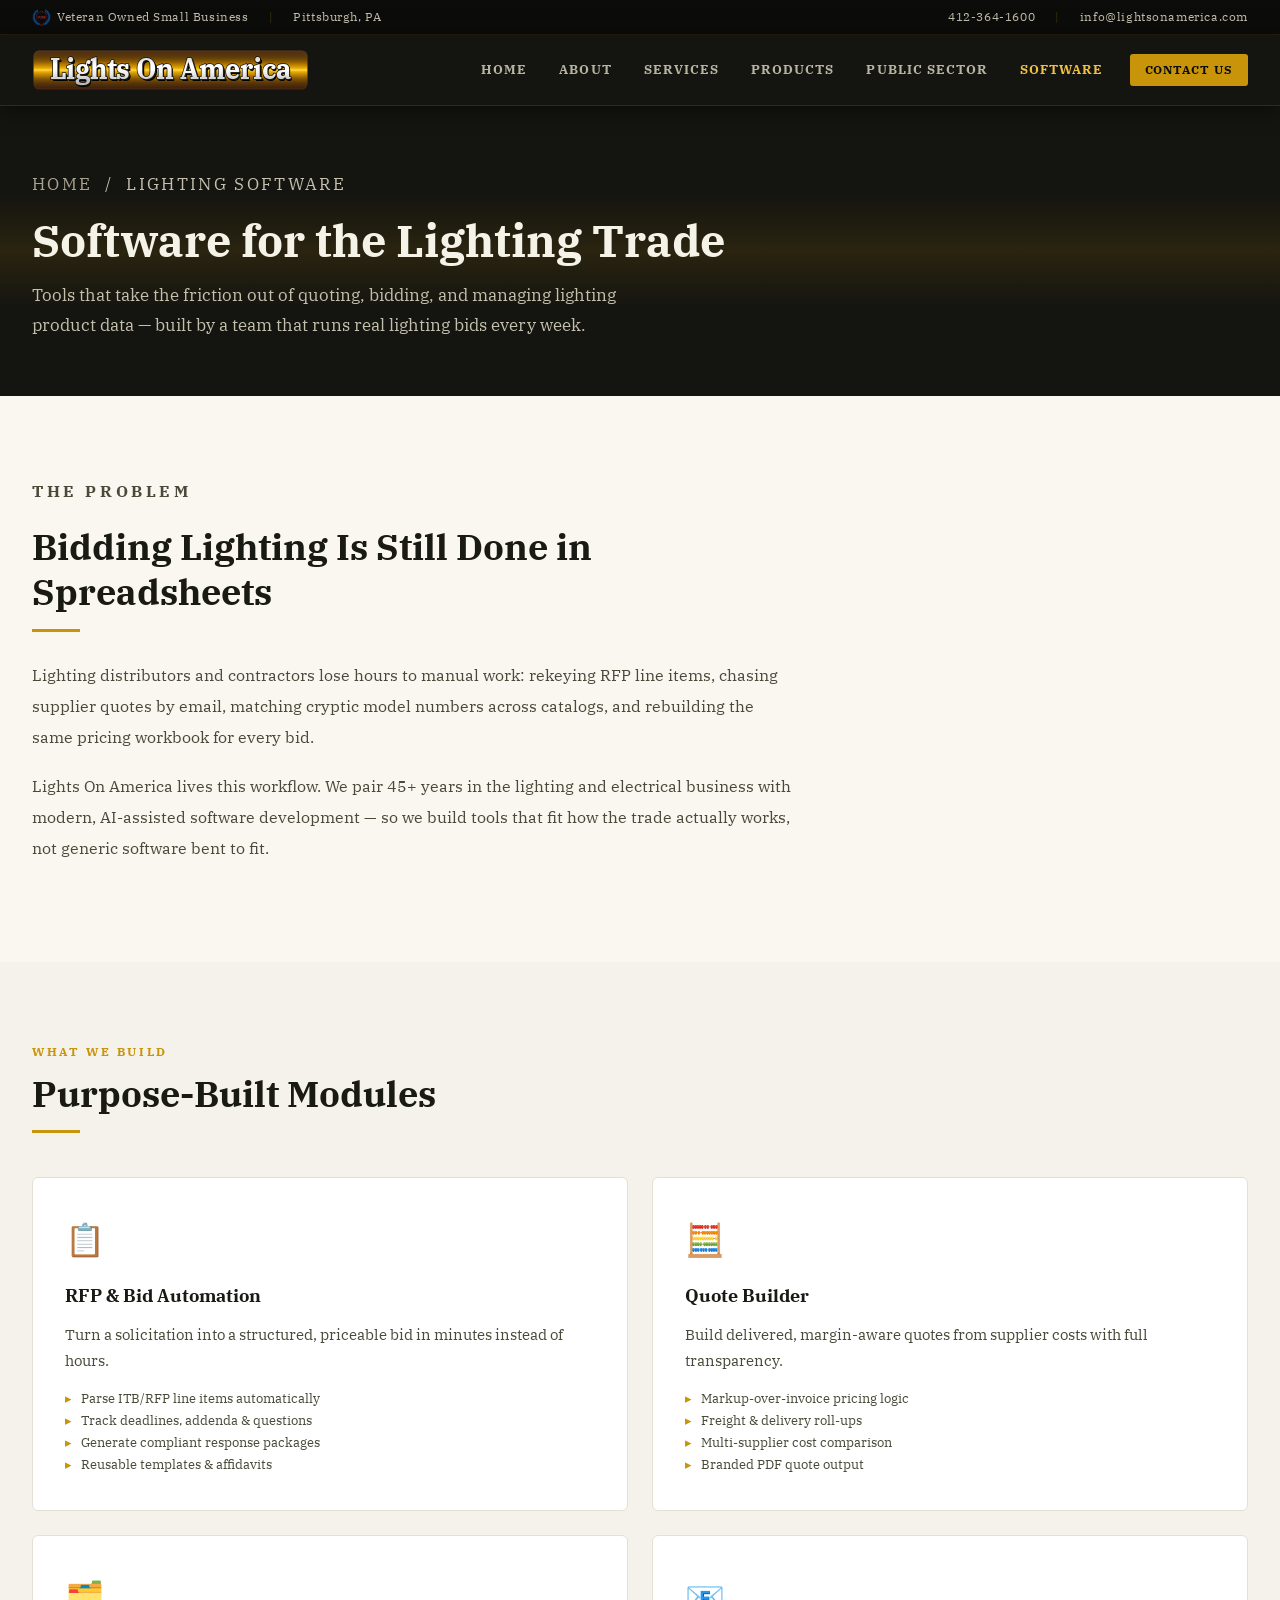
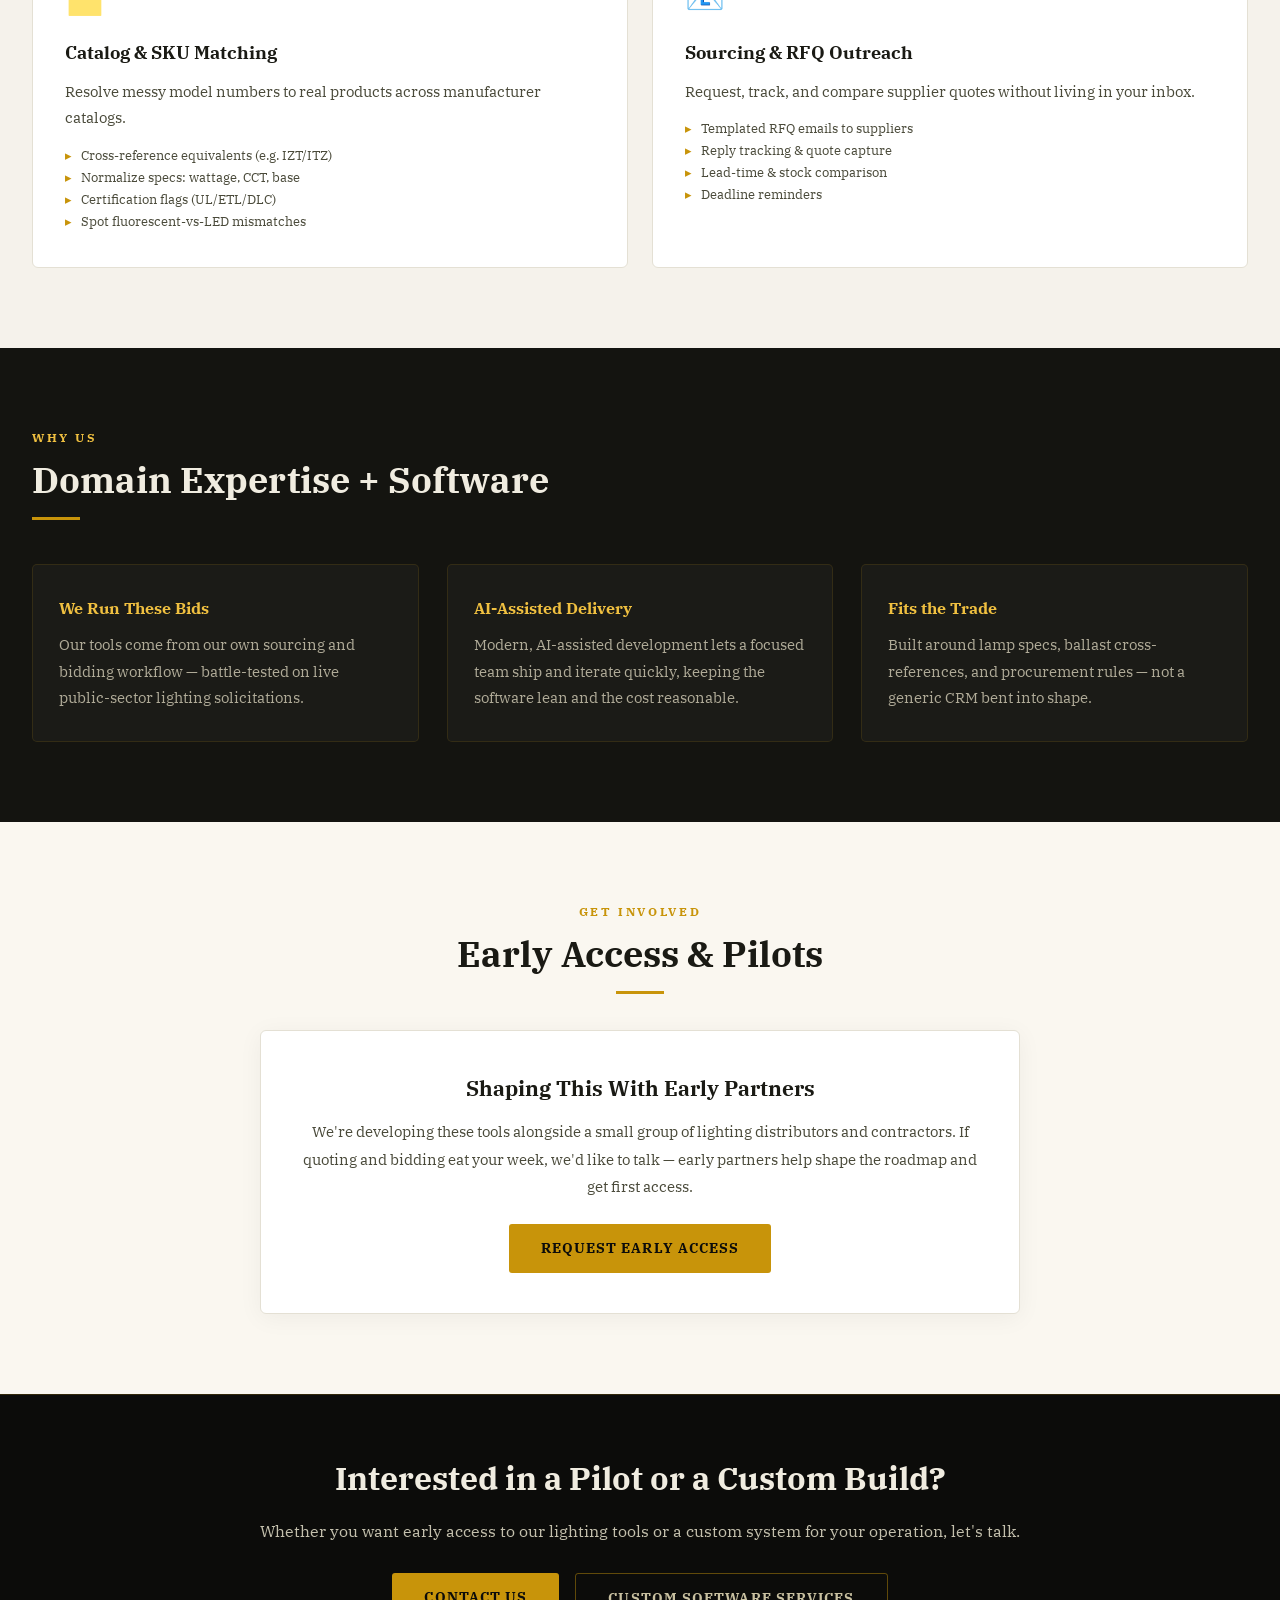
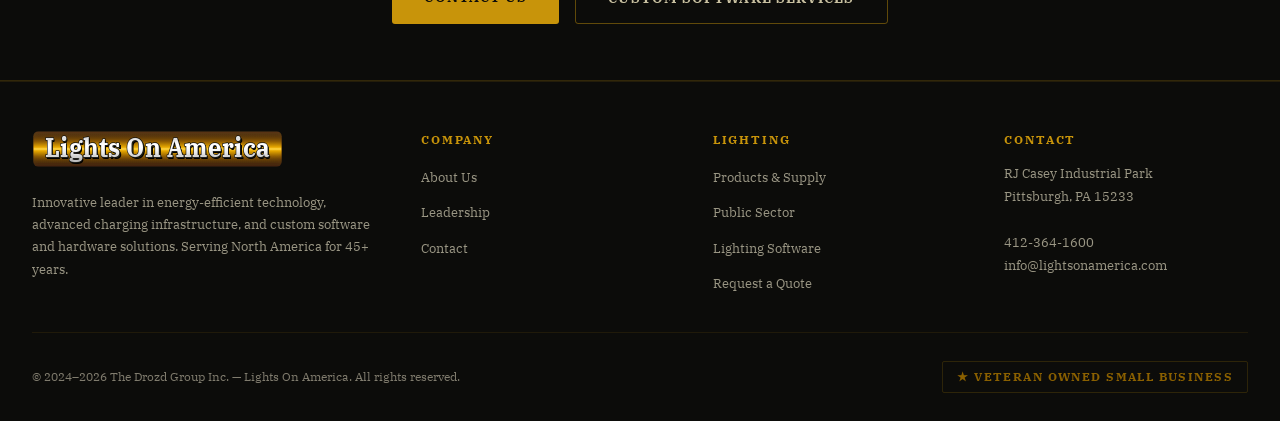
<file: software.html>
<!DOCTYPE html>
<html lang="en">
<head>
  <meta charset="UTF-8"/>
  <meta name="viewport" content="width=device-width, initial-scale=1.0"/>
  <title>Lighting Distributor Software — Lights On America</title>
  <meta name="description" content="Software for lighting distributors and contractors: RFP and bid automation, quote building, catalog and SKU management, and sourcing tools. Built by Lights On America."/>
  <link rel="icon" type="image/svg+xml" href="logo-icon.svg"/>
  <link rel="icon" type="image/png" sizes="32x32" href="favicon-32.png"/>
  <link rel="icon" type="image/png" sizes="16x16" href="favicon-16.png"/>
  <link rel="apple-touch-icon" href="apple-touch-icon.png"/>
  <link href="https://fonts.googleapis.com/css2?family=IBM+Plex+Serif:ital,wght@0,300;0,400;0,600;1,300;1,400&display=swap" rel="stylesheet"/>
  <link rel="stylesheet" href="styles.css?v=13"/>
  <style>
    /* ── PROBLEM/SOLUTION INTRO ── */
    .sw-intro { background: var(--cream); }
    .sw-intro-text { max-width: 760px; }
    .sw-intro-text p { font-size: 1.02rem; color: var(--text-mid); line-height: 1.9; margin-bottom: 18px; }

    /* ── MODULES ── */
    .modules { background: var(--off-white); }
    .module-grid { display: grid; grid-template-columns: repeat(2, 1fr); gap: 24px; margin-top: 44px; }
    .module-card {
      background: white;
      border: 1px solid #e4e0d4;
      border-radius: 6px;
      padding: 34px 32px;
      transition: box-shadow 0.25s, transform 0.2s;
      position: relative;
      overflow: hidden;
    }
    .module-card::before {
      content: '';
      position: absolute; top: 0; left: 0; right: 0; height: 3px;
      background: linear-gradient(to right, var(--gold-dark), var(--gold-light));
      opacity: 0; transition: opacity 0.25s;
    }
    .module-card:hover { box-shadow: 0 8px 32px rgba(0,0,0,0.1); transform: translateY(-3px); }
    .module-card:hover::before { opacity: 1; }
    .module-icon { font-size: 2rem; margin-bottom: 14px; display: block; }
    .module-card h3 { font-size: 1.1rem; font-weight: 700; color: var(--text); margin-bottom: 10px; }
    .module-card p { font-size: 0.95rem; color: var(--text-mid); line-height: 1.75; margin-bottom: 14px; }
    .module-card ul { list-style: none; }
    .module-card ul li {
      font-size: 0.83rem; color: var(--text-mid);
      padding-left: 16px; position: relative; line-height: 1.65;
    }
    .module-card ul li::before { content: '▸'; position: absolute; left: 0; color: var(--gold); }

    /* ── WHY US ── */
    .sw-why { background: var(--dark2); }
    .sw-why-grid { display: grid; grid-template-columns: repeat(3, 1fr); gap: 28px; margin-top: 44px; }
    .sw-why-card {
      background: rgba(255,255,255,0.03);
      border: 1px solid rgba(200,148,10,0.14);
      border-radius: 5px; padding: 30px 26px;
    }
    .sw-why-card h3 { font-size: 0.98rem; color: var(--gold-light); font-weight: 700; margin-bottom: 10px; }
    .sw-why-card p { font-size: 0.95rem; color: #b0ab98; line-height: 1.75; }

    /* ── EARLY ACCESS NOTE ── */
    .early { background: var(--cream); }
    .early-box {
      background: white; border: 1px solid #e4e0d4; border-radius: 6px;
      padding: 40px; text-align: center; max-width: 760px; margin: 36px auto 0;
      box-shadow: 0 4px 24px rgba(0,0,0,0.05);
    }
    .early-box h3 { font-size: 1.3rem; font-weight: 700; color: var(--text); margin-bottom: 12px; }
    .early-box p { font-size: 0.95rem; color: var(--text-mid); line-height: 1.8; margin-bottom: 24px; }

    @media (max-width: 900px) {
      .module-grid { grid-template-columns: 1fr; }
      .sw-why-grid { grid-template-columns: 1fr; }
    }
  </style>
</head>
<body>

  <div class="util-bar">
    <div class="util-inner">
      <div class="util-left">
        <span class="vosb-tooltip-wrap">
          <img src="vosb.png" alt="VOSB" style="height:19px;width:auto;vertical-align:middle;"/>
          <span style="margin-left:6px;">Veteran Owned Small Business</span>
          <div class="vosb-popup">
            <img src="vosb.png" alt="VOSB — Veteran Owned Small Business Certified"/>
          </div>
        </span>
        <span class="util-divider">|</span>
        <span>Pittsburgh, PA</span>
      </div>
      <div class="util-right">
        <a href="tel:4123641600">412-364-1600</a>
        <span class="util-divider">|</span>
        <a href="mailto:info@lightsonamerica.com">info@lightsonamerica.com</a>
      </div>
    </div>
  </div>

  <header>
    <div class="header-inner">
      <a href="index.html" class="logo-wrap"><img src="logo-lighter.svg" alt="Lights On America"/></a>
      <button class="nav-toggle" aria-label="Menu" onclick="this.closest('.header-inner').classList.toggle('nav-open')"><span></span><span></span><span></span></button>
      <nav>
        <a href="index.html">Home</a>
        <a href="about.html">About</a>
        <a href="services.html">Services</a>
        <a href="products.html">Products</a>
        <a href="government.html">Public Sector</a>
        <a href="software.html" class="active">Software</a>
        <a href="contact.html" class="nav-cta">Contact Us</a>
      </nav>
    </div>
  </header>

  <div class="page-hero">
    <div class="page-hero-inner">
      <p class="breadcrumb"><a href="index.html">Home</a> &nbsp;/&nbsp; Lighting Software</p>
      <h1>Software for the Lighting Trade</h1>
      <p>Tools that take the friction out of quoting, bidding, and managing lighting product data — built by a team that runs real lighting bids every week.</p>
    </div>
  </div>

  <!-- ── INTRO ── -->
  <section class="sw-intro">
    <div class="section-inner">
      <div class="sw-intro-text">
        <p class="section-label">The Problem</p>
        <h2 class="section-title">Bidding Lighting Is Still Done in Spreadsheets</h2>
        <div class="gold-rule"></div>
        <p>Lighting distributors and contractors lose hours to manual work: rekeying RFP line items, chasing supplier quotes by email, matching cryptic model numbers across catalogs, and rebuilding the same pricing workbook for every bid.</p>
        <p>Lights On America lives this workflow. We pair 45+ years in the lighting and electrical business with modern, AI-assisted software development — so we build tools that fit how the trade actually works, not generic software bent to fit.</p>
      </div>
    </div>
  </section>

  <!-- ── MODULES ── -->
  <section class="modules">
    <div class="section-inner">
      <p class="section-label">What We Build</p>
      <h2 class="section-title">Purpose-Built Modules</h2>
      <div class="gold-rule"></div>
      <div class="module-grid">
        <div class="module-card">
          <span class="module-icon">📋</span>
          <h3>RFP &amp; Bid Automation</h3>
          <p>Turn a solicitation into a structured, priceable bid in minutes instead of hours.</p>
          <ul>
            <li>Parse ITB/RFP line items automatically</li>
            <li>Track deadlines, addenda &amp; questions</li>
            <li>Generate compliant response packages</li>
            <li>Reusable templates &amp; affidavits</li>
          </ul>
        </div>
        <div class="module-card">
          <span class="module-icon">🧮</span>
          <h3>Quote Builder</h3>
          <p>Build delivered, margin-aware quotes from supplier costs with full transparency.</p>
          <ul>
            <li>Markup-over-invoice pricing logic</li>
            <li>Freight &amp; delivery roll-ups</li>
            <li>Multi-supplier cost comparison</li>
            <li>Branded PDF quote output</li>
          </ul>
        </div>
        <div class="module-card">
          <span class="module-icon">🗂️</span>
          <h3>Catalog &amp; SKU Matching</h3>
          <p>Resolve messy model numbers to real products across manufacturer catalogs.</p>
          <ul>
            <li>Cross-reference equivalents (e.g. IZT/ITZ)</li>
            <li>Normalize specs: wattage, CCT, base</li>
            <li>Certification flags (UL/ETL/DLC)</li>
            <li>Spot fluorescent-vs-LED mismatches</li>
          </ul>
        </div>
        <div class="module-card">
          <span class="module-icon">📧</span>
          <h3>Sourcing &amp; RFQ Outreach</h3>
          <p>Request, track, and compare supplier quotes without living in your inbox.</p>
          <ul>
            <li>Templated RFQ emails to suppliers</li>
            <li>Reply tracking &amp; quote capture</li>
            <li>Lead-time &amp; stock comparison</li>
            <li>Deadline reminders</li>
          </ul>
        </div>
      </div>
    </div>
  </section>

  <!-- ── WHY US ── -->
  <section class="sw-why">
    <div class="section-inner">
      <p class="section-label" style="color:var(--gold-light)">Why Us</p>
      <h2 class="section-title light">Domain Expertise + Software</h2>
      <div class="gold-rule"></div>
      <div class="sw-why-grid">
        <div class="sw-why-card">
          <h3>We Run These Bids</h3>
          <p>Our tools come from our own sourcing and bidding workflow — battle-tested on live public-sector lighting solicitations.</p>
        </div>
        <div class="sw-why-card">
          <h3>AI-Assisted Delivery</h3>
          <p>Modern, AI-assisted development lets a focused team ship and iterate quickly, keeping the software lean and the cost reasonable.</p>
        </div>
        <div class="sw-why-card">
          <h3>Fits the Trade</h3>
          <p>Built around lamp specs, ballast cross-references, and procurement rules — not a generic CRM bent into shape.</p>
        </div>
      </div>
    </div>
  </section>

  <!-- ── EARLY ACCESS ── -->
  <section class="early">
    <div class="section-inner">
      <p class="section-label" style="text-align:center;">Get Involved</p>
      <h2 class="section-title" style="text-align:center;">Early Access &amp; Pilots</h2>
      <div class="gold-rule center"></div>
      <div class="early-box">
        <h3>Shaping This With Early Partners</h3>
        <p>We're developing these tools alongside a small group of lighting distributors and contractors. If quoting and bidding eat your week, we'd like to talk — early partners help shape the roadmap and get first access.</p>
        <a href="contact.html" class="btn-primary">Request Early Access</a>
      </div>
    </div>
  </section>

  <div class="cta-band">
    <div class="section-inner">
      <h2>Interested in a Pilot or a Custom Build?</h2>
      <p>Whether you want early access to our lighting tools or a custom system for your operation, let's talk.</p>
      <div class="cta-actions">
        <a href="contact.html" class="btn-primary">Contact Us</a>
        <a href="services.html#software" class="btn-outline">Custom Software Services</a>
      </div>
    </div>
  </div>

  <footer>
    <div class="footer-inner">
      <div class="footer-top">
        <div>
          <img src="logo-lighter.svg" alt="Lights On America" class="footer-logo"/>
          <p class="footer-about">Innovative leader in energy-efficient technology, advanced charging infrastructure, and custom software and hardware solutions. Serving North America for 45+ years.</p>
        </div>
        <div class="footer-col">
          <h4>Company</h4>
          <ul>
            <li><a href="about.html">About Us</a></li>
            <li><a href="leadership.html">Leadership</a></li>
            <li><a href="contact.html">Contact</a></li>
          </ul>
        </div>
        <div class="footer-col">
          <h4>Lighting</h4>
          <ul>
            <li><a href="products.html">Products &amp; Supply</a></li>
            <li><a href="government.html">Public Sector</a></li>
            <li><a href="software.html">Lighting Software</a></li>
            <li><a href="products.html#quote">Request a Quote</a></li>
          </ul>
        </div>
        <div class="footer-col">
          <h4>Contact</h4>
          <address>RJ Casey Industrial Park<br/>Pittsburgh, PA 15233<br/><br/><a href="tel:4123641600">412-364-1600</a><br/><a href="mailto:info@lightsonamerica.com">info@lightsonamerica.com</a></address>
        </div>
      </div>
      <div class="footer-bottom">
        <span class="footer-copy">© 2024–2026 The Drozd Group Inc. — Lights On America. All rights reserved.</span>
        <span class="footer-vosb">★ Veteran Owned Small Business</span>
      </div>
    </div>
  </footer>

</body>
</html>
</file>
<file: styles.css>
*, *::before, *::after { box-sizing: border-box; margin: 0; padding: 0; }

:root {
  --gold:       #c8940a;
  --gold-light: #f0c040;
  --gold-dark:  #8a6000;
  --dark:       #0c0c0a;
  --dark2:      #141410;
  --dark3:      #1e1e18;
  --off-white:  #f5f2eb;
  --cream:      #faf7f0;
  --text:       #1a1a14;
  --text-mid:   #4a4a3a;
  --serif:      'IBM Plex Serif', 'Georgia', serif;
}

html { scroll-behavior: smooth; }

body {
  font-family: var(--serif);
  color: var(--text);
  background: var(--cream);
  line-height: 1.7;
}

/* ── UTILITY BAR ── */
.util-bar {
  background: var(--dark);
  border-bottom: 1px solid rgba(200,148,10,0.15);
  padding: 7px 32px;
}
.util-inner {
  max-width: 1280px;
  margin: 0 auto;
  display: flex;
  justify-content: space-between;
  align-items: center;
  gap: 16px;
  font-size: 0.74rem;
  color: #c4c0ad;
  letter-spacing: 0.05em;
}
.util-inner a { color: #c4c0ad; text-decoration: none; transition: color 0.2s; }
.util-inner a:hover { color: var(--gold-light); }
.util-left, .util-right { display: flex; gap: 20px; align-items: center; }
.util-divider { color: rgba(200,148,10,0.3); }

/* ── VOSB POPUP ── */
.vosb-tooltip-wrap {
  position: relative;
  display: inline-flex;
  align-items: center;
  cursor: pointer;
}
.vosb-popup {
  display: none;
  position: absolute;
  top: calc(100% + 10px);
  left: 0;
  z-index: 9999;
  background: #fff;
  border-radius: 8px;
  padding: 10px;
  box-shadow: 0 8px 40px rgba(0,0,0,0.4);
  border: 1px solid rgba(200,148,10,0.3);
  width: 208px;
}
.vosb-popup img { width: 100%; height: auto; display: block; border-radius: 4px; }
.vosb-tooltip-wrap:hover .vosb-popup { display: block; }

/* ── HEADER ── */
header {
  background: var(--dark2);
  position: sticky;
  top: 0;
  z-index: 100;
  box-shadow: 0 2px 24px rgba(0,0,0,0.55);
  border-bottom: 1px solid rgba(200,148,10,0.18);
}
.header-inner {
  max-width: 1280px;
  margin: 0 auto;
  padding: 14px 32px;
  display: flex;
  align-items: center;
  justify-content: space-between;
  gap: 24px;
}
.logo-wrap img { height: 42px; width: auto; display: block; }

nav { display: flex; gap: 4px; align-items: center; }

/* Hamburger toggle — hidden on desktop, shown on mobile */
.nav-toggle {
  display: none;
  background: none;
  border: 1px solid rgba(200,148,10,0.4);
  border-radius: 4px;
  padding: 7px 9px;
  cursor: pointer;
  flex-direction: column;
  gap: 4px;
}
.nav-toggle span {
  display: block;
  width: 22px;
  height: 2px;
  background: var(--gold-light);
  transition: transform 0.25s, opacity 0.25s;
}
nav a {
  font-family: var(--serif);
  font-size: 0.82rem;
  font-weight: 700;
  letter-spacing: 0.08em;
  text-transform: uppercase;
  color: #b8b4a0;
  text-decoration: none;
  padding: 8px 14px;
  border-radius: 3px;
  transition: color 0.2s, background 0.2s;
}
nav a:hover { color: var(--gold-light); background: rgba(200,148,10,0.07); }
nav a.active { color: var(--gold-light); }
.nav-cta {
  background: var(--gold) !important;
  color: #0c0c0a !important;
  font-size: 0.74rem !important;
  padding: 6px 15px !important;
  margin-left: 8px;
}
.nav-cta:hover { background: var(--gold-light) !important; }

/* ── PAGE HERO BANNER ── */
.page-hero {
  background: var(--dark2);
  color: white;
  padding: 64px 32px 56px;
  position: relative;
  overflow: hidden;
}
.page-hero::after {
  content: '';
  position: absolute;
  inset: 0;
  background: linear-gradient(to bottom,
    transparent 30%, rgba(200,148,10,0.12) 50%, transparent 70%);
  pointer-events: none;
}
.page-hero-inner { max-width: 1280px; margin: 0 auto; position: relative; z-index: 1; }
.breadcrumb {
  font-size: 0.72rem;
  letter-spacing: 0.14em;
  text-transform: uppercase;
  color: var(--gold);
  margin-bottom: 14px;
}
.breadcrumb a { color: #a8a290; text-decoration: none; }
.breadcrumb a:hover { color: var(--gold); }
.page-hero h1 {
  font-size: clamp(1.8rem, 3.5vw, 2.8rem);
  font-weight: 700;
  color: #f5f2e8;
  line-height: 1.2;
  margin-bottom: 14px;
}
.page-hero p {
  font-size: 1.05rem;
  color: #c4c0ad;
  max-width: 600px;
  line-height: 1.75;
}

/* ── SECTIONS ── */
section { padding: 80px 32px; }
.section-inner { max-width: 1280px; margin: 0 auto; }

.section-label {
  font-size: 0.74rem;
  letter-spacing: 0.22em;
  text-transform: uppercase;
  color: var(--gold);
  margin-bottom: 10px;
  font-weight: 700;
}
.section-title {
  font-size: clamp(1.6rem, 2.8vw, 2.3rem);
  font-weight: 700;
  color: var(--text);
  line-height: 1.25;
  margin-bottom: 14px;
}
.section-title.light { color: #f0ece0; }
.gold-rule { width: 48px; height: 3px; background: var(--gold); margin-bottom: 28px; }
.gold-rule.center { margin-left: auto; margin-right: auto; }

.gold-divider {
  width: 100%;
  height: 1px;
  background: linear-gradient(to right,
    transparent, rgba(200,148,10,0.35) 30%, rgba(200,148,10,0.35) 70%, transparent);
}

/* ── BUTTONS ── */
.btn-primary {
  background: var(--gold);
  color: #0c0c0a;
  padding: 13px 32px;
  font-family: var(--serif);
  font-size: 0.85rem;
  font-weight: 700;
  letter-spacing: 0.08em;
  text-transform: uppercase;
  text-decoration: none;
  border-radius: 3px;
  border: none;
  cursor: pointer;
  display: inline-block;
  transition: background 0.2s, transform 0.15s;
}
.btn-primary:hover { background: var(--gold-light); transform: translateY(-1px); }
.btn-outline {
  border: 1.5px solid rgba(200,148,10,0.45);
  color: #c8c0a0;
  padding: 13px 32px;
  font-family: var(--serif);
  font-size: 0.85rem;
  font-weight: 700;
  letter-spacing: 0.08em;
  text-transform: uppercase;
  text-decoration: none;
  border-radius: 3px;
  display: inline-block;
  transition: border-color 0.2s, color 0.2s;
}
.btn-outline:hover { border-color: var(--gold-light); color: var(--gold-light); }

/* ── STATS BAR ── */
.stats-bar { background: var(--dark3); border-top: 1px solid rgba(200,148,10,0.15); border-bottom: 1px solid rgba(200,148,10,0.15); }
.stats-inner {
  max-width: 1280px;
  margin: 0 auto;
  padding: 32px;
  display: grid;
  grid-template-columns: repeat(4, 1fr);
  text-align: center;
}
.stat-item { padding: 8px 16px; border-right: 1px solid rgba(200,148,10,0.12); }
.stat-item:last-child { border-right: none; }
.stat-num { font-size: 2.2rem; font-weight: 700; color: var(--gold-light); line-height: 1; margin-bottom: 6px; }
.stat-label { font-size: 0.72rem; letter-spacing: 0.1em; text-transform: uppercase; color: #a8a290; }

/* ── CTA BAND ── */
.cta-band {
  background: var(--dark);
  border-top: 1px solid rgba(200,148,10,0.2);
  border-bottom: 1px solid rgba(200,148,10,0.2);
  padding: 56px 32px;
  text-align: center;
}
.cta-band h2 { font-size: clamp(1.4rem, 2.5vw, 2rem); color: #f0ece0; margin-bottom: 12px; }
.cta-band p { color: #c4c0ad; margin-bottom: 28px; font-size: 0.98rem; }
.cta-actions { display: flex; gap: 16px; justify-content: center; flex-wrap: wrap; }

/* ── FOOTER ── */
footer {
  background: var(--dark);
  border-top: 1px solid rgba(200,148,10,0.12);
  padding: 48px 32px 28px;
}
.footer-inner {
  max-width: 1280px;
  margin: 0 auto;
}
.footer-top {
  display: grid;
  grid-template-columns: 1.4fr 1fr 1fr 1fr;
  gap: 48px;
  padding-bottom: 36px;
  border-bottom: 1px solid rgba(200,148,10,0.1);
  margin-bottom: 28px;
}
.footer-logo { height: 38px; margin-bottom: 16px; }
.footer-about { font-size: 0.82rem; color: #9a9684; line-height: 1.7; }
.footer-col h4 {
  font-size: 0.72rem;
  letter-spacing: 0.16em;
  text-transform: uppercase;
  color: var(--gold);
  font-weight: 700;
  margin-bottom: 14px;
}
.footer-col ul { list-style: none; display: flex; flex-direction: column; gap: 8px; }
.footer-col ul li a {
  font-size: 0.83rem;
  color: #9a9684;
  text-decoration: none;
  transition: color 0.2s;
}
.footer-col ul li a:hover { color: var(--gold-light); }
.footer-col address { font-style: normal; font-size: 0.82rem; color: #9a9684; line-height: 1.75; }
.footer-col address a { color: #9a9684; text-decoration: none; }
.footer-col address a:hover { color: var(--gold-light); }
.footer-bottom {
  display: flex;
  justify-content: space-between;
  align-items: center;
  gap: 16px;
  flex-wrap: wrap;
}
.footer-copy { font-size: 0.74rem; color: #807c6e; }
.footer-vosb {
  font-size: 0.74rem;
  letter-spacing: 0.12em;
  text-transform: uppercase;
  color: var(--gold-dark);
  font-weight: 700;
  border: 1px solid rgba(200,148,10,0.18);
  padding: 5px 14px;
  border-radius: 2px;
}

/* ── RESPONSIVE ── */
/* Global guard: prevent sideways scroll without breaking position:sticky.
   overflow-x:clip (unlike hidden) does NOT create a scroll container,
   so the sticky header keeps working on mobile. Applied to body only —
   never html — so html remains the sticky scroll context. */
body { overflow-x: clip; }

@media (max-width: 1024px) {
  .footer-top { grid-template-columns: 1fr 1fr; gap: 32px; }
}
@media (max-width: 768px) {
  /* Mobile util-bar: keep only the VOSB badge; drop location + phone/email */
  .util-right { display: none; }
  .util-left > .util-divider,
  .util-left > span:not(.vosb-tooltip-wrap) { display: none; }
  .util-inner { justify-content: center; }

  /* Show hamburger; nav becomes a slide-down panel */
  .nav-toggle { display: flex; }
  .header-inner { position: relative; flex-wrap: wrap; }
  nav {
    display: none;
    flex-direction: column;
    align-items: stretch;
    gap: 0;
    width: 100%;
    order: 3;
    margin-top: 12px;
    border-top: 1px solid rgba(200,148,10,0.18);
    padding-top: 8px;
  }
  .header-inner.nav-open nav { display: flex; }
  nav a {
    padding: 13px 8px;
    border-bottom: 1px solid rgba(200,148,10,0.08);
  }
  nav a:last-child { border-bottom: none; }
  .nav-cta {
    margin-left: 0 !important;
    margin-top: 8px;
    text-align: center;
    border-radius: 4px;
  }
  /* Trim oversized desktop side-padding so nothing exceeds the viewport */
  .util-bar { padding: 7px 18px; }
  .header-inner { padding: 12px 18px; gap: 12px; }
  .logo-wrap img { height: 34px; }
  .page-hero { padding: 44px 18px 40px; }
  .page-hero p { font-size: 0.98rem; }
  section { padding: 56px 18px; }
  .stats-inner { grid-template-columns: repeat(2, 1fr); }
  .stat-item { border-right: none; border-bottom: 1px solid rgba(200,148,10,0.1); padding: 14px 8px; }
  .stat-item:last-child { border-bottom: none; }
  .footer-top { grid-template-columns: 1fr; gap: 28px; }
  .footer-bottom { flex-direction: column; gap: 10px; text-align: center; }
}
@media (max-width: 480px) {
  .stats-inner { grid-template-columns: 1fr; }
  /* Util-bar shows only the centered VOSB badge */
  .util-bar { padding: 7px 14px; }
  .logo-wrap img { height: 30px; }
  .header-inner { padding: 12px 14px; }
  section { padding: 48px 16px; }
  .page-hero { padding: 36px 16px 32px; }
}
</file>
